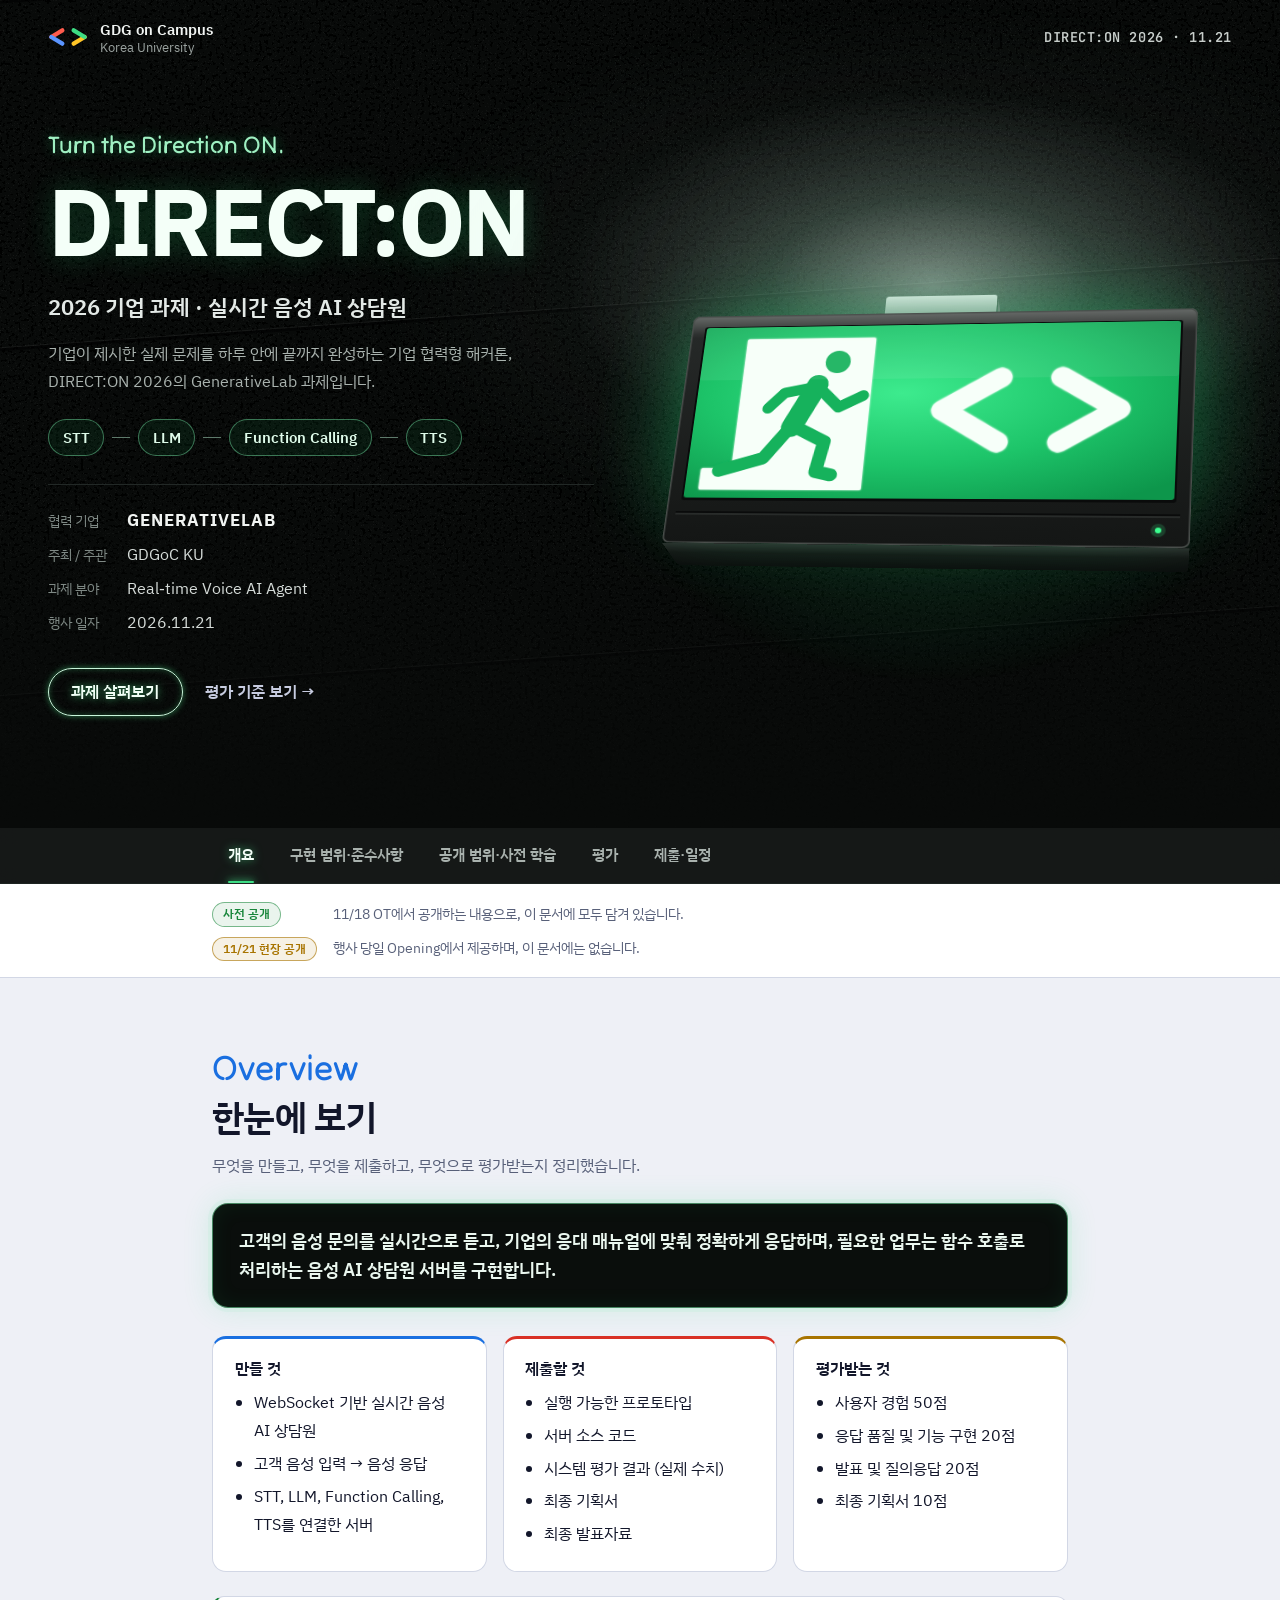
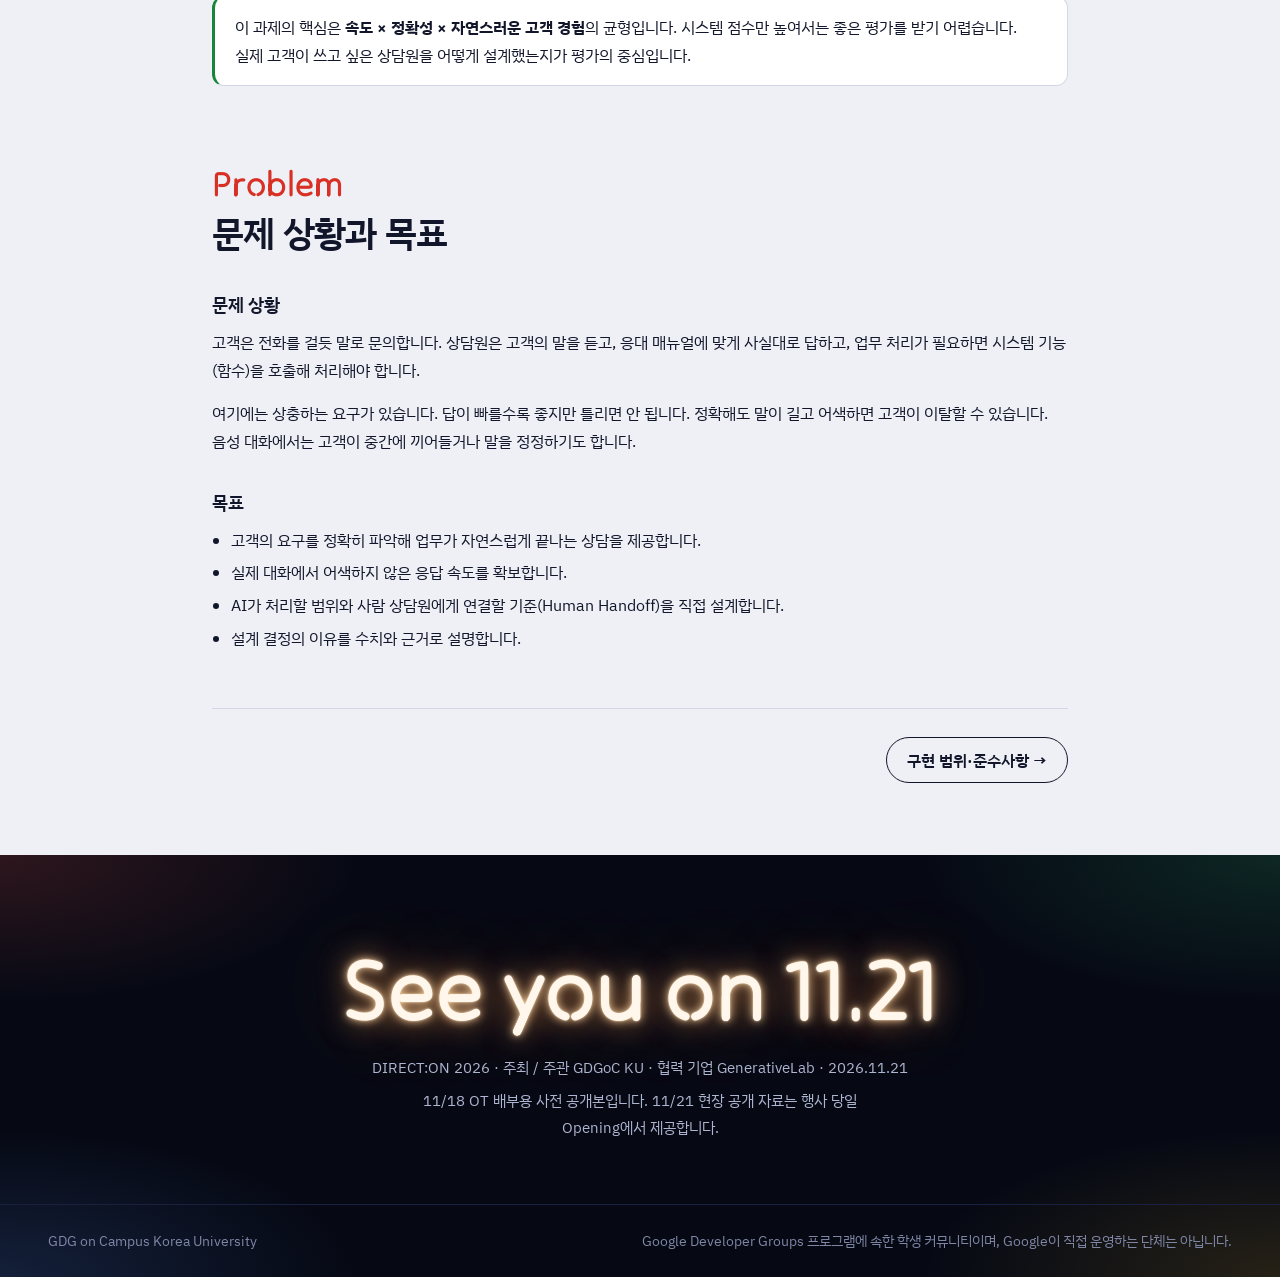
<file: index.html>
<!doctype html>
<html lang="ko">
<head>
<meta charset="utf-8">
<meta name="viewport" content="width=device-width,initial-scale=1,viewport-fit=cover">
<title>DIRECT:ON 2026 기업 과제</title>
<meta name="description" content="DIRECT:ON 2026 기업 과제: 실시간 음성 AI 상담원 (GenerativeLab)">
<meta name="theme-color" content="#080A09">
<link rel="preconnect" href="https://fonts.googleapis.com">
<link rel="preconnect" href="https://fonts.gstatic.com" crossorigin>
<link rel="stylesheet" href="https://fonts.googleapis.com/css2?family=Tilt+Neon&family=IBM+Plex+Sans+KR:wght@400;500;600;700&family=JetBrains+Mono:wght@600&display=swap">
<link rel="stylesheet" href="style.css">
</head>
<body>
<header class="hero full" id="top">
  <div class="ceiling-wrap" aria-hidden="true">
    <svg class="ceiling" preserveAspectRatio="none">
      <defs>
        <filter id="speckle" x="0" y="0" width="100%" height="100%">
          <feTurbulence type="fractalNoise" baseFrequency="0.32" numOctaves="2" seed="11" result="n"/>
          <feColorMatrix in="n" type="matrix" values="0 0 0 0 0  0 0 0 0 0  0 0 0 0 0  -9 0 0 0 4.1"/>
          <feComponentTransfer><feFuncA type="discrete" tableValues="0 0 0 .7 .95"/></feComponentTransfer>
        </filter>
        <filter id="pores" x="0" y="0" width="100%" height="100%">
          <feTurbulence type="fractalNoise" baseFrequency="1.4" numOctaves="1" seed="3" result="n"/>
          <feColorMatrix in="n" type="matrix" values="0 0 0 0 1  0 0 0 0 1  0 0 0 0 1  6 0 0 0 -3.6"/>
        </filter>
      </defs>
    </svg>
  </div>
  <div class="nav">
    <a class="brand" href="index.html">
      <svg viewBox="0 0 120 60" aria-hidden="true" fill="none" stroke-width="13" stroke-linecap="round">
        <path d="M43 10 10 30" stroke="#FF5B4D"/><path d="M10 30 43 50" stroke="#5B95FF"/>
        <path d="M77 50 110 30" stroke="#FFC527"/><path d="M110 30 77 10" stroke="#3DDC84"/>
      </svg>
      <div><b>GDG on Campus</b><span>Korea University</span></div>
    </a>
    <span class="nav-date">DIRECT:ON 2026 · 11.21</span>
  </div>
  <div class="hero-main">
    <div class="copy">
      <p class="tagline">Turn the Direction ON.</p>
      <h1>DIRECT:ON</h1>
      <p class="lede">2026 기업 과제 · 실시간 음성 AI 상담원</p>
      <p class="desc">기업이 제시한 실제 문제를 하루 안에 끝까지 완성하는 기업 협력형 해커톤, DIRECT:ON 2026의 GenerativeLab 과제입니다.</p>
      <ol class="flow" aria-label="구현할 음성 처리 흐름">
        <li><span>STT</span></li><li><span>LLM</span></li><li><span>Function Calling</span></li><li><span>TTS</span></li>
      </ol>
      <dl class="partner">
        <dt>협력 기업</dt><dd class="name">GENERATIVELAB</dd>
        <dt>주최 / 주관</dt><dd>GDGoC KU</dd>
        <dt>과제 분야</dt><dd>Real&#8209;time Voice AI Agent</dd>
        <dt>행사 일자</dt><dd>2026.11.21</dd>
      </dl>
      <div class="actions">
        <a class="btn btn-tube" href="scope.html">과제 살펴보기</a>
        <a class="btn btn-quiet" href="eval.html">평가 기준 보기 →</a>
      </div>
    </div>
    <div class="stage" id="stage">
      <div class="pool" aria-hidden="true"><div class="pool-lit"></div></div>
      <div class="scene-size" id="sceneSize">
        <div class="scene" id="scene">
          <div class="box" id="box">
            <div class="halo-wrap" aria-hidden="true"><div class="halo"></div></div>
            <div class="f-top"></div><div class="f-left"></div>
            <div class="f-bottom"></div><div class="f-right"></div>
            <div class="bracket" aria-hidden="true"><div class="b-top"></div><div class="b-left"></div><div class="b-right"></div><div class="b-front"></div></div>
            <svg class="f-front" viewBox="0 0 520 260" role="img" aria-label="문 밖으로 달려 나가는 사람과 GDG 마크가 그려진 비상구 표지">
              <defs>
                <linearGradient id="housing" x1="0" y1="0" x2="0" y2="1"><stop offset="0" stop-color="#3C413E"/><stop offset=".08" stop-color="#262928"/><stop offset="1" stop-color="#141615"/></linearGradient>
                <radialGradient id="panel" cx="44%" cy="40%" r="75%"><stop offset="0" stop-color="#3DEB8E"/><stop offset=".55" stop-color="#1DC469"/><stop offset="1" stop-color="#0D964B"/></radialGradient>
                <filter id="inkGlow" x="-10%" y="-10%" width="120%" height="120%"><feGaussianBlur stdDeviation="1.2" result="b"/><feMerge><feMergeNode in="b"/><feMergeNode in="SourceGraphic"/></feMerge></filter>
                <linearGradient id="bevel" x1="0" y1="0" x2="0" y2="1"><stop offset="0" stop-color="#fff" stop-opacity=".22"/><stop offset=".1" stop-color="#fff" stop-opacity="0"/></linearGradient>
              </defs>
              <rect x="0" y="0" width="520" height="260" rx="7" fill="url(#housing)"/>
              <rect x="0" y="0" width="520" height="260" rx="7" fill="url(#bevel)"/>
              <rect x=".75" y=".75" width="518.5" height="258.5" rx="6.5" fill="none" stroke="#4A4F4C" stroke-width="1.5"/>
              <line x1="10" y1="226" x2="510" y2="226" stroke="#0A0B0B" stroke-width="2"/>
              <line x1="10" y1="228" x2="510" y2="228" stroke="#3A3F3C" stroke-width="1"/>
              <circle cx="490" cy="242" r="3" fill="#3BFF8F"/><circle cx="490" cy="242" r="7" fill="#3BFF8F" opacity=".18"/>
              <g class="face">
                <rect x="14" y="13" width="492" height="200" rx="3" fill="#0A0B0B"/>
                <rect x="16" y="14" width="488" height="196" rx="3" fill="url(#panel)"/>
                <g filter="url(#inkGlow)">
                  <g transform="translate(64 30) scale(.93) translate(-96 -52)">
                    <path d="M96 52 H238 V234 H62 V212 H96 Z" fill="#F7FFF9" stroke="#F7FFF9" stroke-width="4" stroke-linejoin="round"/>
                    <g fill="none" stroke="#14B25C" stroke-linecap="round" stroke-linejoin="round">
                      <path d="M180 108 L156 160" stroke-width="24"/>
                      <path d="M182 112 L206 136 L232 122" stroke-width="13"/>
                      <path d="M172 112 L144 118 L127 137" stroke-width="13"/>
                      <path d="M160 160 L194 178 L188 214 L205 218" stroke-width="15"/>
                      <path d="M152 164 L128 198 L80 213" stroke-width="15"/>
                    </g>
                    <circle cx="200" cy="80" r="14" fill="#14B25C"/>
                  </g>
                  <g transform="translate(360 112) scale(.95) translate(-396 -144)" fill="none" stroke="#F7FFF9" stroke-width="23" stroke-linecap="round" stroke-linejoin="round">
                    <path d="M364 106 L304 144 L364 182"/><path d="M428 182 L488 144 L428 106"/>
                  </g>
                </g>
                <rect x="16" y="14" width="488" height="62" rx="3" fill="#fff" opacity=".07"/>
              </g>
            </svg>
          </div>
        </div>
      </div>
      <div class="hit" id="hit" aria-hidden="true"></div>
    </div>
  </div>
</header>
<nav class="tabs" aria-label="문서 페이지"><div class="wrap tabs-in"><a href="index.html" aria-current="page">개요</a><a href="scope.html">구현 범위·준수사항</a><a href="open.html">공개 범위·사전 학습</a><a href="eval.html">평가</a><a href="submit.html">제출·일정</a></div></nav>
<div class="legend"><div class="wrap"><dl>
  <dt><span class="tag pre">사전 공개</span></dt><dd>11/18 OT에서 공개하는 내용으로, 이 문서에 모두 담겨 있습니다.</dd>
  <dt><span class="tag live">11/21 현장 공개</span></dt><dd>행사 당일 Opening에서 제공하며, 이 문서에는 없습니다.</dd>
</dl></div></div>
<div class="wrap">
<main>
<section id="overview">
  <p class="kicker" style="--c:var(--blue)" aria-hidden="true">Overview</p>
  <h2>한눈에 보기</h2>
  <p class="lead">무엇을 만들고, 무엇을 제출하고, 무엇으로 평가받는지 정리했습니다.</p>
  <p class="task">고객의 음성 문의를 실시간으로 듣고, 기업의 응대 매뉴얼에 맞춰 정확하게 응답하며, 필요한 업무는 함수 호출로 처리하는 음성 AI 상담원 서버를 구현합니다.</p>
  <div class="cards">
    <div class="card">
      <h3>만들 것</h3>
      <ul>
        <li>WebSocket 기반 실시간 음성 AI 상담원</li>
        <li>고객 음성 입력 → 음성 응답</li>
        <li>STT, LLM, Function Calling, TTS를 연결한 서버</li>
      </ul>
    </div>
    <div class="card">
      <h3>제출할 것</h3>
      <ul>
        <li>실행 가능한 프로토타입</li>
        <li>서버 소스 코드</li>
        <li>시스템 평가 결과 (실제 수치)</li>
        <li>최종 기획서</li>
        <li>최종 발표자료</li>
      </ul>
    </div>
    <div class="card">
      <h3>평가받는 것</h3>
      <ul>
        <li>사용자 경험 50점</li>
        <li>응답 품질 및 기능 구현 20점</li>
        <li>발표 및 질의응답 20점</li>
        <li>최종 기획서 10점</li>
      </ul>
    </div>
  </div>
  <div class="note">
    <p>이 과제의 핵심은 <b>속도 × 정확성 × 자연스러운 고객 경험</b>의 균형입니다. 시스템 점수만 높여서는 좋은 평가를 받기 어렵습니다. 실제 고객이 쓰고 싶은 상담원을 어떻게 설계했는지가 평가의 중심입니다.</p>
  </div>
</section>

<section id="problem">
  <p class="kicker" style="--c:var(--red)" aria-hidden="true">Problem</p>
  <h2>문제 상황과 목표</h2>
  <h3>문제 상황</h3>
  <p>고객은 전화를 걸듯 말로 문의합니다. 상담원은 고객의 말을 듣고, 응대 매뉴얼에 맞게 사실대로 답하고, 업무 처리가 필요하면 시스템 기능(함수)을 호출해 처리해야 합니다.</p>
  <p>여기에는 상충하는 요구가 있습니다. 답이 빠를수록 좋지만 틀리면 안 됩니다. 정확해도 말이 길고 어색하면 고객이 이탈할 수 있습니다. 음성 대화에서는 고객이 중간에 끼어들거나 말을 정정하기도 합니다.</p>
  <h3>목표</h3>
  <ul>
    <li>고객의 요구를 정확히 파악해 업무가 자연스럽게 끝나는 상담을 제공합니다.</li>
    <li>실제 대화에서 어색하지 않은 응답 속도를 확보합니다.</li>
    <li>AI가 처리할 범위와 사람 상담원에게 연결할 기준(Human Handoff)을 직접 설계합니다.</li>
    <li>설계 결정의 이유를 수치와 근거로 설명합니다.</li>
  </ul>
</section>
<nav class="pager" aria-label="이전·다음 페이지"><a class="next" href="scope.html">구현 범위·준수사항 →</a></nav>
</main>
</div>
<footer class="signbox">
  <div class="glow"></div>
  <div class="wrap foot-in">
    <p class="tube-text">See you on 11.21</p>
    <p>DIRECT:ON 2026 · 주최 / 주관 GDGoC KU · 협력 기업 GenerativeLab · 2026.11.21</p>
    <p>11/18 OT 배부용 사전 공개본입니다. 11/21 현장 공개 자료는 행사 당일 Opening에서 제공합니다.</p>
  </div>
  <div class="foot-bar">
    <p>GDG on Campus Korea University</p>
    <p>Google Developer Groups 프로그램에 속한 학생 커뮤니티이며, Google이 직접 운영하는 단체는 아닙니다.</p>
  </div>
</footer>
<script>
(function(){
  var a=document.querySelector('.tabs [aria-current]'),n=document.querySelector('.tabs-in');
  if(a&&n&&n.scrollWidth>n.clientWidth){n.scrollLeft=a.offsetLeft-(n.clientWidth-a.offsetWidth)/2;}
  var NS='http://www.w3.org/2000/svg',svg=document.querySelector('.ceiling');
  function el(t,at,p){var e=document.createElementNS(NS,t);for(var k in at)e.setAttribute(k,at[k]);p.appendChild(e);return e;}
  var layer=svg?el('g',{},svg):null;
  function draw(){if(!svg)return;var w=svg.clientWidth,h=svg.clientHeight;svg.setAttribute('viewBox','0 0 '+w+' '+h);layer.textContent='';
    el('rect',{width:w,height:h,filter:'url(#pores)',opacity:.05},layer);
    el('rect',{width:w,height:h,filter:'url(#speckle)',fill:'#000'},layer);
    var tile=Math.max(260,Math.min(w,Math.max(h,520))*0.42),tilt=0.07;
    for(var y=-tile;y<h+tile*2;y+=tile){var y1=y-w*tilt;
      el('line',{x1:0,y1:y+2,x2:w,y2:y1+2,stroke:'#000','stroke-width':3,opacity:.55},layer);
      el('line',{x1:0,y1:y,x2:w,y2:y1,stroke:'#fff','stroke-width':1,opacity:.06},layer);}}
  var stage=document.getElementById('stage'),size=document.getElementById('sceneSize'),scene=document.getElementById('scene');
  function fit(){if(!stage)return;var s=Math.min(1,(stage.clientWidth-8)/600);scene.style.setProperty('--s',s);size.style.width=600*s+'px';size.style.height=380*s+'px';}
  draw();fit();var t;addEventListener('resize',function(){clearTimeout(t);t=setTimeout(function(){draw();fit();},120);});
  if(!stage)return;
  var hit=document.getElementById('hit'),box=document.getElementById('box'),hero=document.querySelector('.hero');
  hit.addEventListener('pointerenter',function(){stage.classList.add('is-hot');});
  hit.addEventListener('pointerleave',function(){stage.classList.remove('is-hot');});
  hit.addEventListener('pointerdown',function(){stage.classList.toggle('is-hot');});
  if(matchMedia('(prefers-reduced-motion: reduce)').matches)return;
  var tx=0,ty=0,cx=0,cy=0,raf=0;
  function tick(){cx+=(tx-cx)*0.08;cy+=(ty-cy)*0.08;box.style.setProperty('--tx',cx.toFixed(2)+'deg');box.style.setProperty('--ty',cy.toFixed(2)+'deg');
    raf=Math.abs(tx-cx)+Math.abs(ty-cy)>0.02?requestAnimationFrame(tick):0;}
  hero.addEventListener('pointermove',function(e){var r=stage.getBoundingClientRect();
    var nx=Math.max(-1,Math.min(1,(e.clientX-(r.left+r.width/2))/(r.width/2))),ny=Math.max(-1,Math.min(1,(e.clientY-(r.top+r.height/2))/(r.height/2)));
    ty=nx*7;tx=-ny*5;if(!raf)raf=requestAnimationFrame(tick);});
  hero.addEventListener('pointerleave',function(){tx=0;ty=0;if(!raf)raf=requestAnimationFrame(tick);});
})();
</script>
</body>
</html>
</file>
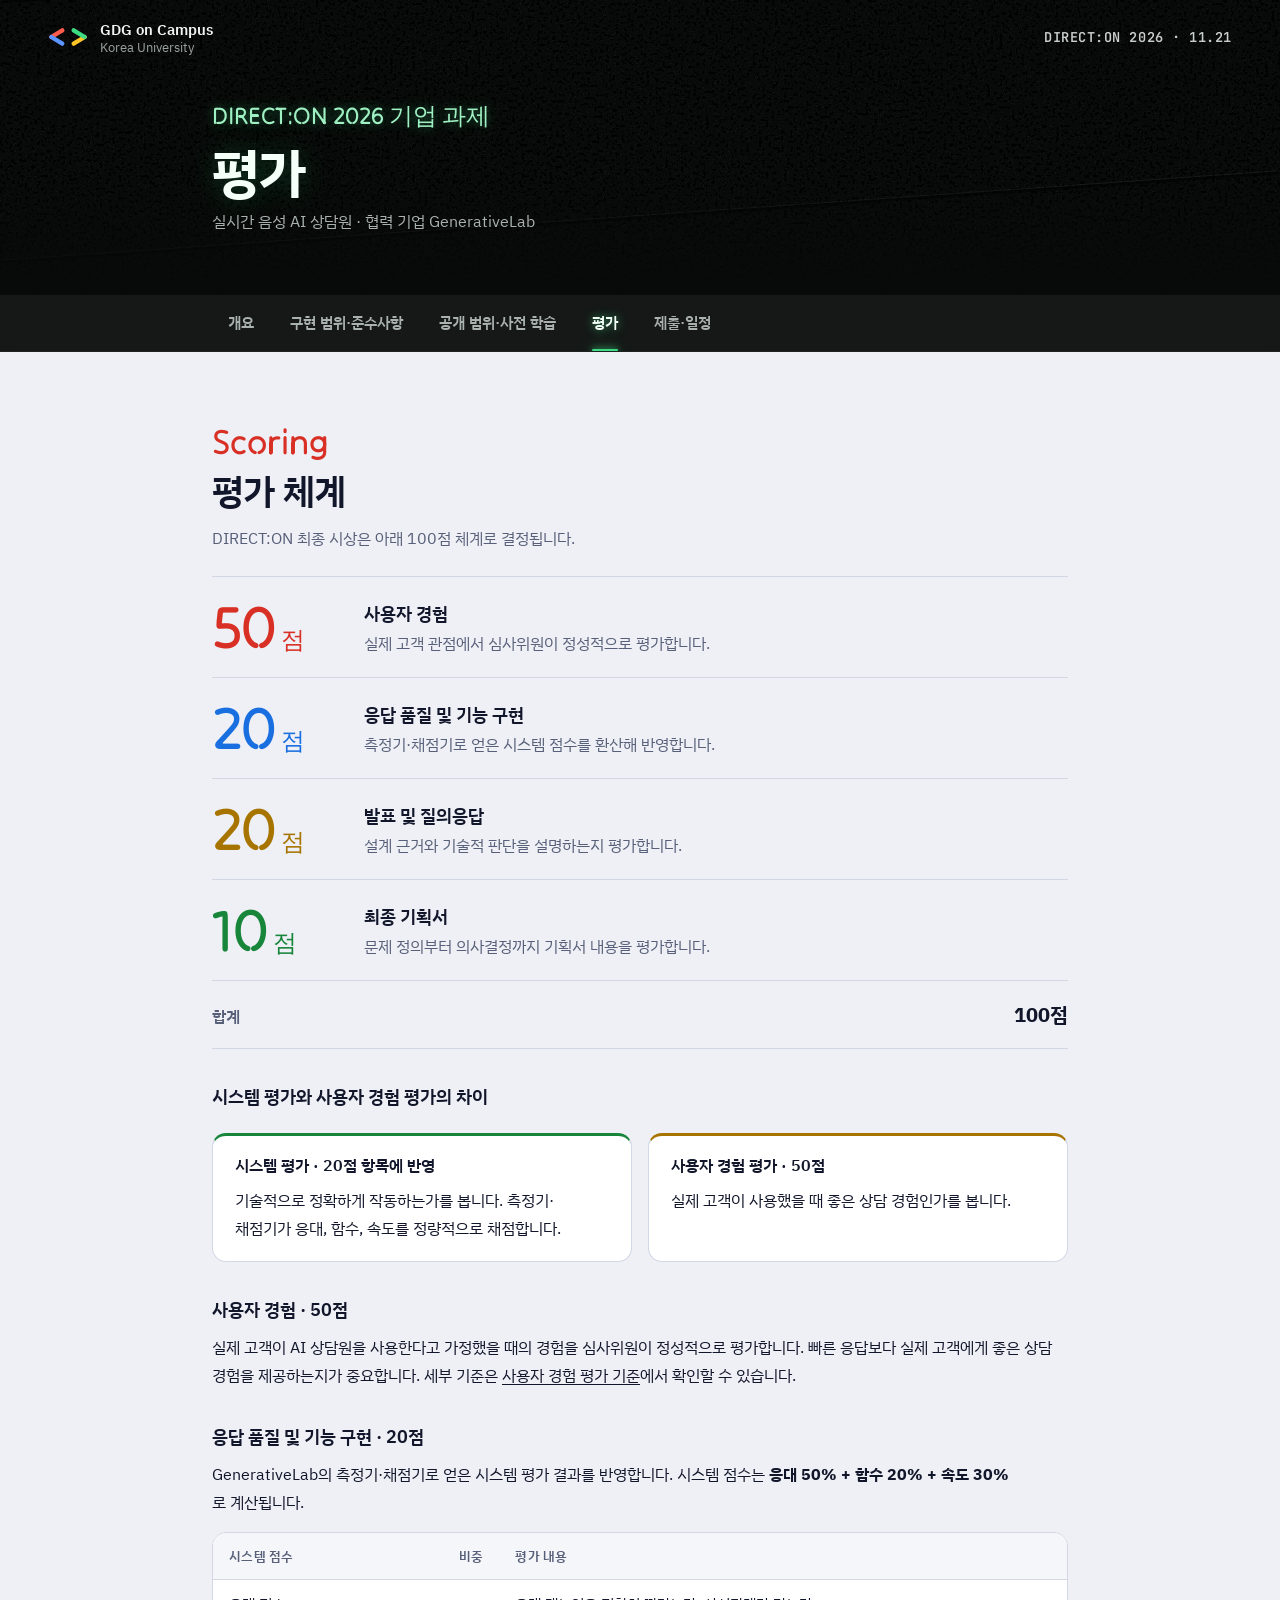
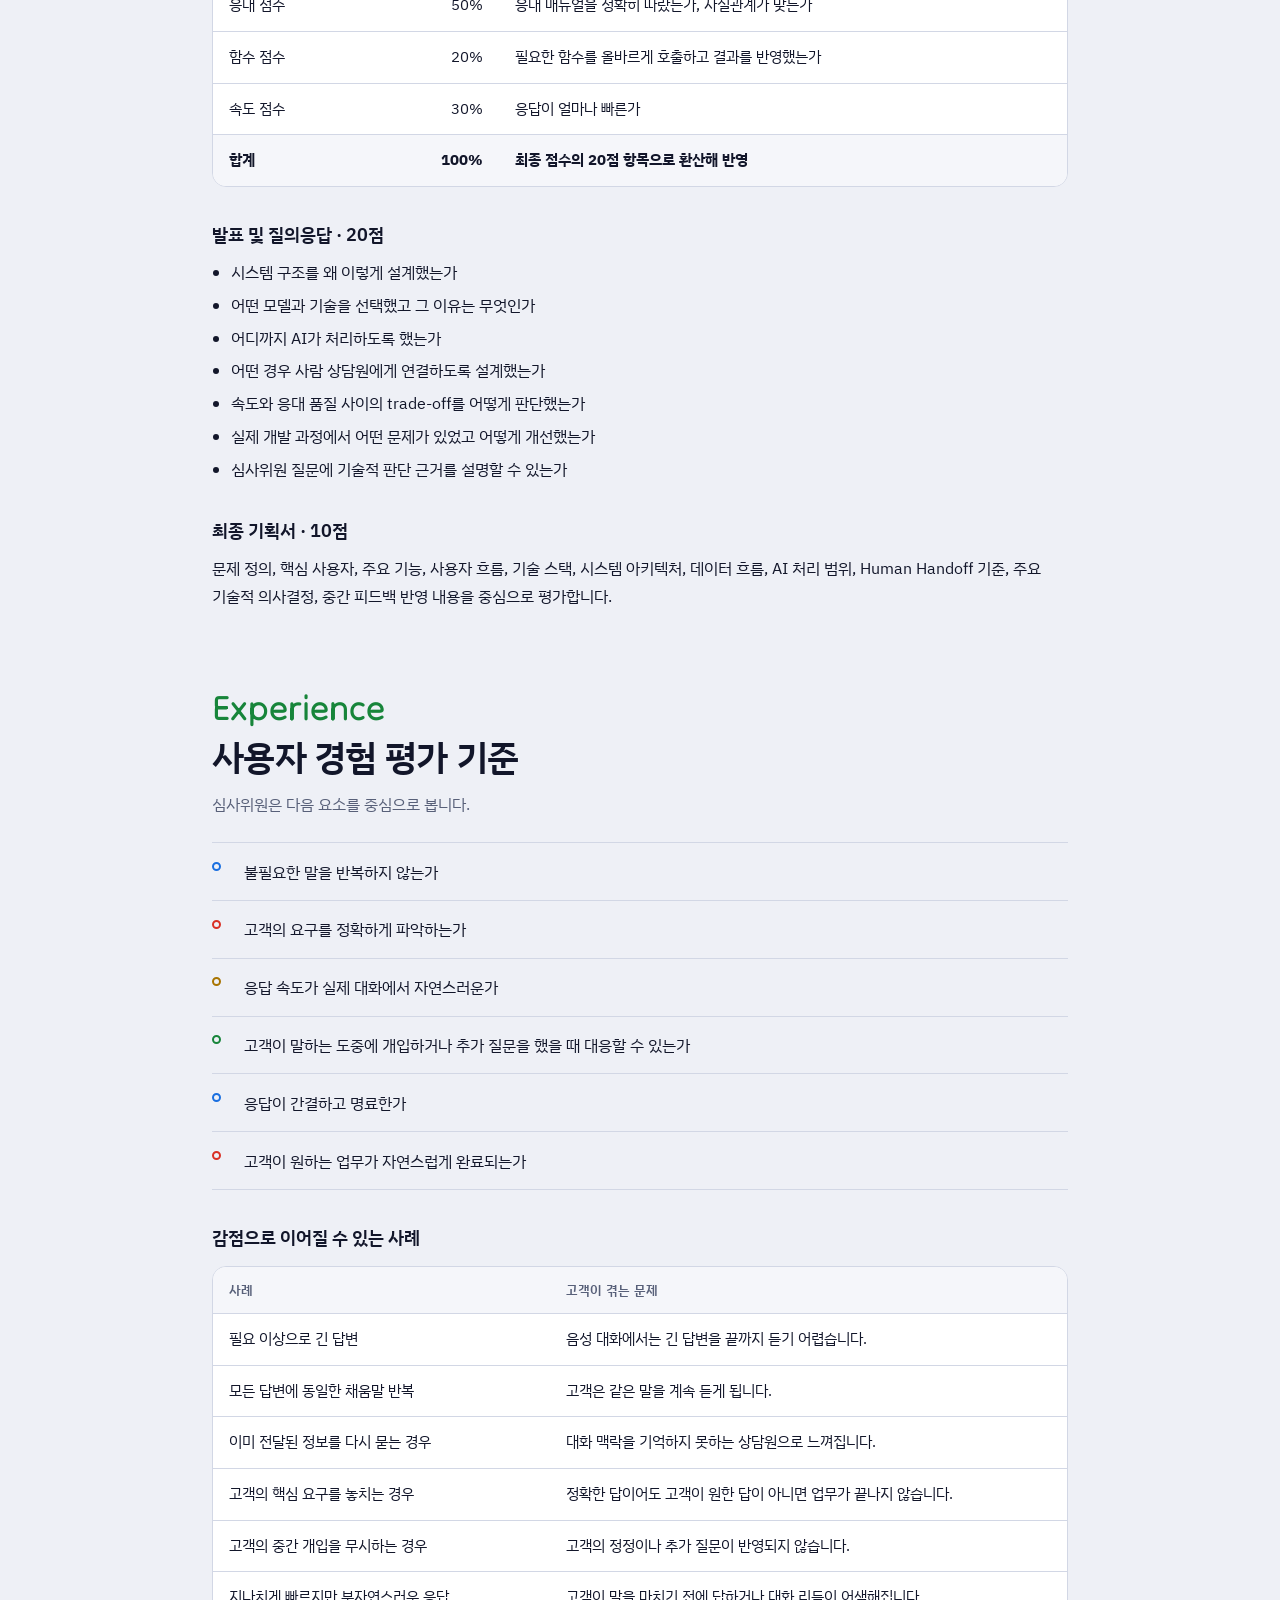
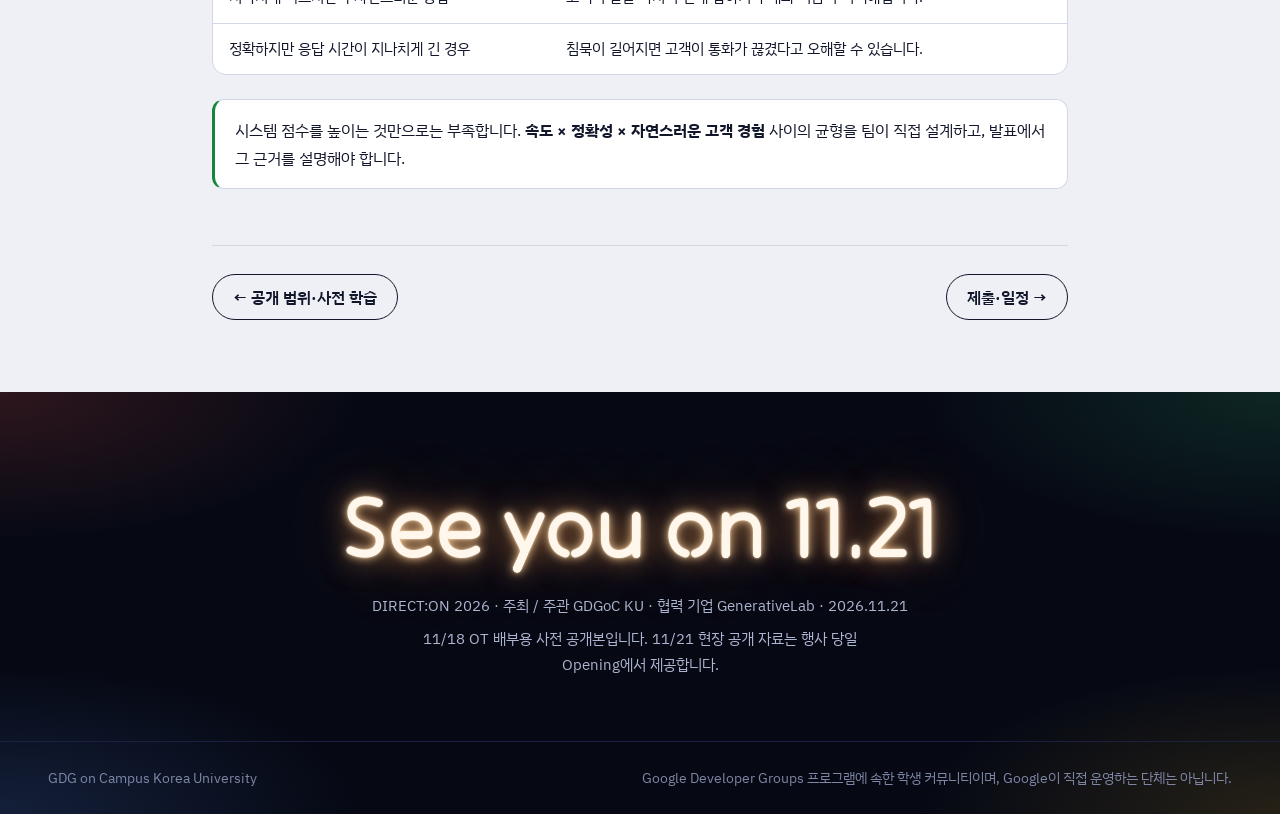
<file: eval.html>
<!doctype html>
<html lang="ko">
<head>
<meta charset="utf-8">
<meta name="viewport" content="width=device-width,initial-scale=1,viewport-fit=cover">
<title>평가 · DIRECT:ON 2026 기업 과제</title>
<meta name="description" content="DIRECT:ON 2026 기업 과제: 실시간 음성 AI 상담원 (GenerativeLab)">
<meta name="theme-color" content="#080A09">
<link rel="preconnect" href="https://fonts.googleapis.com">
<link rel="preconnect" href="https://fonts.gstatic.com" crossorigin>
<link rel="stylesheet" href="https://fonts.googleapis.com/css2?family=Tilt+Neon&family=IBM+Plex+Sans+KR:wght@400;500;600;700&family=JetBrains+Mono:wght@600&display=swap">
<link rel="stylesheet" href="style.css">
</head>
<body>
<header class="hero">
  <div class="ceiling-wrap" aria-hidden="true">
    <svg class="ceiling" preserveAspectRatio="none">
      <defs>
        <filter id="speckle" x="0" y="0" width="100%" height="100%">
          <feTurbulence type="fractalNoise" baseFrequency="0.32" numOctaves="2" seed="11" result="n"/>
          <feColorMatrix in="n" type="matrix" values="0 0 0 0 0  0 0 0 0 0  0 0 0 0 0  -9 0 0 0 4.1"/>
          <feComponentTransfer><feFuncA type="discrete" tableValues="0 0 0 .7 .95"/></feComponentTransfer>
        </filter>
        <filter id="pores" x="0" y="0" width="100%" height="100%">
          <feTurbulence type="fractalNoise" baseFrequency="1.4" numOctaves="1" seed="3" result="n"/>
          <feColorMatrix in="n" type="matrix" values="0 0 0 0 1  0 0 0 0 1  0 0 0 0 1  6 0 0 0 -3.6"/>
        </filter>
      </defs>
    </svg>
  </div>
  <div class="nav">
    <a class="brand" href="index.html">
      <svg viewBox="0 0 120 60" aria-hidden="true" fill="none" stroke-width="13" stroke-linecap="round">
        <path d="M43 10 10 30" stroke="#FF5B4D"/><path d="M10 30 43 50" stroke="#5B95FF"/>
        <path d="M77 50 110 30" stroke="#FFC527"/><path d="M110 30 77 10" stroke="#3DDC84"/>
      </svg>
      <div><b>GDG on Campus</b><span>Korea University</span></div>
    </a>
    <span class="nav-date">DIRECT:ON 2026 · 11.21</span>
  </div>
  <div class="wrap sub-main">
    <p class="tagline">DIRECT:ON 2026 기업 과제</p>
    <h1>평가</h1>
    <p class="sub-desc">실시간 음성 AI 상담원 · 협력 기업 GenerativeLab</p>
  </div>
</header>
<nav class="tabs" aria-label="문서 페이지"><div class="wrap tabs-in"><a href="index.html">개요</a><a href="scope.html">구현 범위·준수사항</a><a href="open.html">공개 범위·사전 학습</a><a href="eval.html" aria-current="page">평가</a><a href="submit.html">제출·일정</a></div></nav>

<div class="wrap">
<main>
<section id="evaluation">
  <p class="kicker" style="--c:var(--red)" aria-hidden="true">Scoring</p>
  <h2>평가 체계</h2>
  <p class="lead">DIRECT:ON 최종 시상은 아래 100점 체계로 결정됩니다.</p>
  <ul class="scores">
    <li style="--c:var(--red)"><span class="neon">50<small>점</small></span><div><b>사용자 경험</b><p>실제 고객 관점에서 심사위원이 정성적으로 평가합니다.</p></div></li>
    <li style="--c:var(--blue)"><span class="neon">20<small>점</small></span><div><b>응답 품질 및 기능 구현</b><p>측정기·채점기로 얻은 시스템 점수를 환산해 반영합니다.</p></div></li>
    <li style="--c:var(--yellow)"><span class="neon">20<small>점</small></span><div><b>발표 및 질의응답</b><p>설계 근거와 기술적 판단을 설명하는지 평가합니다.</p></div></li>
    <li style="--c:var(--green)"><span class="neon">10<small>점</small></span><div><b>최종 기획서</b><p>문제 정의부터 의사결정까지 기획서 내용을 평가합니다.</p></div></li>
    <li class="sum"><span>합계</span><strong>100점</strong></li>
  </ul>

  <h3>시스템 평가와 사용자 경험 평가의 차이</h3>
  <div class="cards two">
    <div class="card">
      <h4>시스템 평가 · 20점 항목에 반영</h4>
      <p>기술적으로 정확하게 작동하는가를 봅니다. 측정기·채점기가 응대, 함수, 속도를 정량적으로 채점합니다.</p>
    </div>
    <div class="card">
      <h4>사용자 경험 평가 · 50점</h4>
      <p>실제 고객이 사용했을 때 좋은 상담 경험인가를 봅니다.</p>
    </div>
  </div>

  <h3>사용자 경험 · 50점</h3>
  <p>실제 고객이 AI 상담원을 사용한다고 가정했을 때의 경험을 심사위원이 정성적으로 평가합니다. 빠른 응답보다 실제 고객에게 좋은 상담 경험을 제공하는지가 중요합니다. 세부 기준은 <a href="#ux">사용자 경험 평가 기준</a>에서 확인할 수 있습니다.</p>

  <h3>응답 품질 및 기능 구현 · 20점</h3>
  <p>GenerativeLab의 측정기·채점기로 얻은 시스템 평가 결과를 반영합니다. 시스템 점수는 <b>응대 50% + 함수 20% + 속도 30%</b>로 계산됩니다.</p>
  <div class="tablebox">
    <table>
      <thead><tr><th>시스템 점수</th><th class="num">비중</th><th>평가 내용</th></tr></thead>
      <tbody>
        <tr><td>응대 점수</td><td class="num">50%</td><td>응대 매뉴얼을 정확히 따랐는가, 사실관계가 맞는가</td></tr>
        <tr><td>함수 점수</td><td class="num">20%</td><td>필요한 함수를 올바르게 호출하고 결과를 반영했는가</td></tr>
        <tr><td>속도 점수</td><td class="num">30%</td><td>응답이 얼마나 빠른가</td></tr>
      </tbody>
      <tfoot><tr><td>합계</td><td class="num">100%</td><td>최종 점수의 20점 항목으로 환산해 반영</td></tr></tfoot>
    </table>
  </div>

  <h3>발표 및 질의응답 · 20점</h3>
  <ul>
    <li>시스템 구조를 왜 이렇게 설계했는가</li>
    <li>어떤 모델과 기술을 선택했고 그 이유는 무엇인가</li>
    <li>어디까지 AI가 처리하도록 했는가</li>
    <li>어떤 경우 사람 상담원에게 연결하도록 설계했는가</li>
    <li>속도와 응대 품질 사이의 trade-off를 어떻게 판단했는가</li>
    <li>실제 개발 과정에서 어떤 문제가 있었고 어떻게 개선했는가</li>
    <li>심사위원 질문에 기술적 판단 근거를 설명할 수 있는가</li>
  </ul>

  <h3>최종 기획서 · 10점</h3>
  <p>문제 정의, 핵심 사용자, 주요 기능, 사용자 흐름, 기술 스택, 시스템 아키텍처, 데이터 흐름, AI 처리 범위, Human Handoff 기준, 주요 기술적 의사결정, 중간 피드백 반영 내용을 중심으로 평가합니다.</p>
</section>

<section id="ux">
  <p class="kicker" style="--c:var(--green)" aria-hidden="true">Experience</p>
  <h2>사용자 경험 평가 기준</h2>
  <p class="lead">심사위원은 다음 요소를 중심으로 봅니다.</p>
  <ul class="dots">
    <li>불필요한 말을 반복하지 않는가</li>
    <li>고객의 요구를 정확하게 파악하는가</li>
    <li>응답 속도가 실제 대화에서 자연스러운가</li>
    <li>고객이 말하는 도중에 개입하거나 추가 질문을 했을 때 대응할 수 있는가</li>
    <li>응답이 간결하고 명료한가</li>
    <li>고객이 원하는 업무가 자연스럽게 완료되는가</li>
  </ul>
  <h3>감점으로 이어질 수 있는 사례</h3>
  <div class="tablebox">
    <table>
      <thead><tr><th>사례</th><th>고객이 겪는 문제</th></tr></thead>
      <tbody>
        <tr><td>필요 이상으로 긴 답변</td><td>음성 대화에서는 긴 답변을 끝까지 듣기 어렵습니다.</td></tr>
        <tr><td>모든 답변에 동일한 채움말 반복</td><td>고객은 같은 말을 계속 듣게 됩니다.</td></tr>
        <tr><td>이미 전달된 정보를 다시 묻는 경우</td><td>대화 맥락을 기억하지 못하는 상담원으로 느껴집니다.</td></tr>
        <tr><td>고객의 핵심 요구를 놓치는 경우</td><td>정확한 답이어도 고객이 원한 답이 아니면 업무가 끝나지 않습니다.</td></tr>
        <tr><td>고객의 중간 개입을 무시하는 경우</td><td>고객의 정정이나 추가 질문이 반영되지 않습니다.</td></tr>
        <tr><td>지나치게 빠르지만 부자연스러운 응답</td><td>고객이 말을 마치기 전에 답하거나 대화 리듬이 어색해집니다.</td></tr>
        <tr><td>정확하지만 응답 시간이 지나치게 긴 경우</td><td>침묵이 길어지면 고객이 통화가 끊겼다고 오해할 수 있습니다.</td></tr>
      </tbody>
    </table>
  </div>
  <div class="note">
    <p>시스템 점수를 높이는 것만으로는 부족합니다. <b>속도 × 정확성 × 자연스러운 고객 경험</b> 사이의 균형을 팀이 직접 설계하고, 발표에서 그 근거를 설명해야 합니다.</p>
  </div>
</section>
<nav class="pager" aria-label="이전·다음 페이지"><a class="prev" href="open.html">← 공개 범위·사전 학습</a><a class="next" href="submit.html">제출·일정 →</a></nav>
</main>
</div>
<footer class="signbox">
  <div class="glow"></div>
  <div class="wrap foot-in">
    <p class="tube-text">See you on 11.21</p>
    <p>DIRECT:ON 2026 · 주최 / 주관 GDGoC KU · 협력 기업 GenerativeLab · 2026.11.21</p>
    <p>11/18 OT 배부용 사전 공개본입니다. 11/21 현장 공개 자료는 행사 당일 Opening에서 제공합니다.</p>
  </div>
  <div class="foot-bar">
    <p>GDG on Campus Korea University</p>
    <p>Google Developer Groups 프로그램에 속한 학생 커뮤니티이며, Google이 직접 운영하는 단체는 아닙니다.</p>
  </div>
</footer>
<script>
(function(){
  var a=document.querySelector('.tabs [aria-current]'),n=document.querySelector('.tabs-in');
  if(a&&n&&n.scrollWidth>n.clientWidth){n.scrollLeft=a.offsetLeft-(n.clientWidth-a.offsetWidth)/2;}
  var NS='http://www.w3.org/2000/svg',svg=document.querySelector('.ceiling');
  function el(t,at,p){var e=document.createElementNS(NS,t);for(var k in at)e.setAttribute(k,at[k]);p.appendChild(e);return e;}
  var layer=svg?el('g',{},svg):null;
  function draw(){if(!svg)return;var w=svg.clientWidth,h=svg.clientHeight;svg.setAttribute('viewBox','0 0 '+w+' '+h);layer.textContent='';
    el('rect',{width:w,height:h,filter:'url(#pores)',opacity:.05},layer);
    el('rect',{width:w,height:h,filter:'url(#speckle)',fill:'#000'},layer);
    var tile=Math.max(260,Math.min(w,Math.max(h,520))*0.42),tilt=0.07;
    for(var y=-tile;y<h+tile*2;y+=tile){var y1=y-w*tilt;
      el('line',{x1:0,y1:y+2,x2:w,y2:y1+2,stroke:'#000','stroke-width':3,opacity:.55},layer);
      el('line',{x1:0,y1:y,x2:w,y2:y1,stroke:'#fff','stroke-width':1,opacity:.06},layer);}}
  var stage=document.getElementById('stage'),size=document.getElementById('sceneSize'),scene=document.getElementById('scene');
  function fit(){if(!stage)return;var s=Math.min(1,(stage.clientWidth-8)/600);scene.style.setProperty('--s',s);size.style.width=600*s+'px';size.style.height=380*s+'px';}
  draw();fit();var t;addEventListener('resize',function(){clearTimeout(t);t=setTimeout(function(){draw();fit();},120);});
  if(!stage)return;
  var hit=document.getElementById('hit'),box=document.getElementById('box'),hero=document.querySelector('.hero');
  hit.addEventListener('pointerenter',function(){stage.classList.add('is-hot');});
  hit.addEventListener('pointerleave',function(){stage.classList.remove('is-hot');});
  hit.addEventListener('pointerdown',function(){stage.classList.toggle('is-hot');});
  if(matchMedia('(prefers-reduced-motion: reduce)').matches)return;
  var tx=0,ty=0,cx=0,cy=0,raf=0;
  function tick(){cx+=(tx-cx)*0.08;cy+=(ty-cy)*0.08;box.style.setProperty('--tx',cx.toFixed(2)+'deg');box.style.setProperty('--ty',cy.toFixed(2)+'deg');
    raf=Math.abs(tx-cx)+Math.abs(ty-cy)>0.02?requestAnimationFrame(tick):0;}
  hero.addEventListener('pointermove',function(e){var r=stage.getBoundingClientRect();
    var nx=Math.max(-1,Math.min(1,(e.clientX-(r.left+r.width/2))/(r.width/2))),ny=Math.max(-1,Math.min(1,(e.clientY-(r.top+r.height/2))/(r.height/2)));
    ty=nx*7;tx=-ny*5;if(!raf)raf=requestAnimationFrame(tick);});
  hero.addEventListener('pointerleave',function(){tx=0;ty=0;if(!raf)raf=requestAnimationFrame(tick);});
})();
</script>
</body>
</html>
</file>
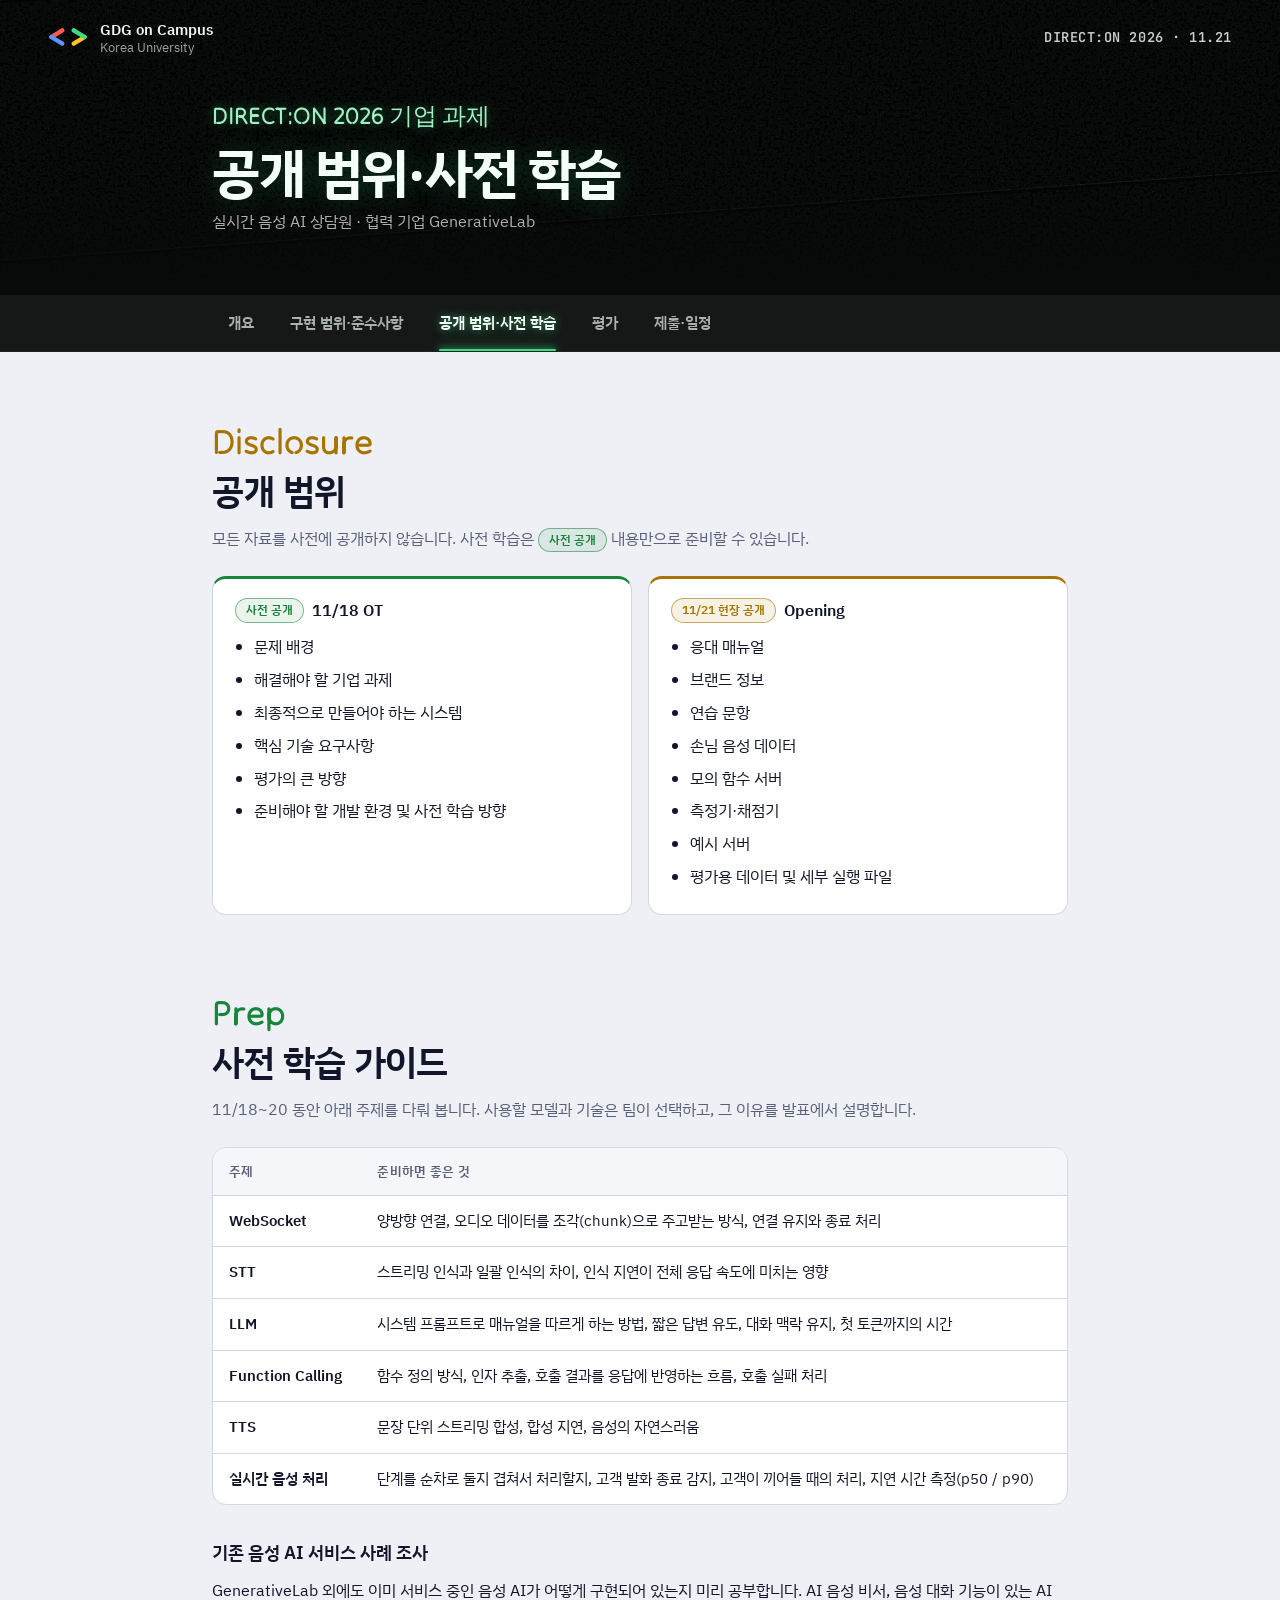
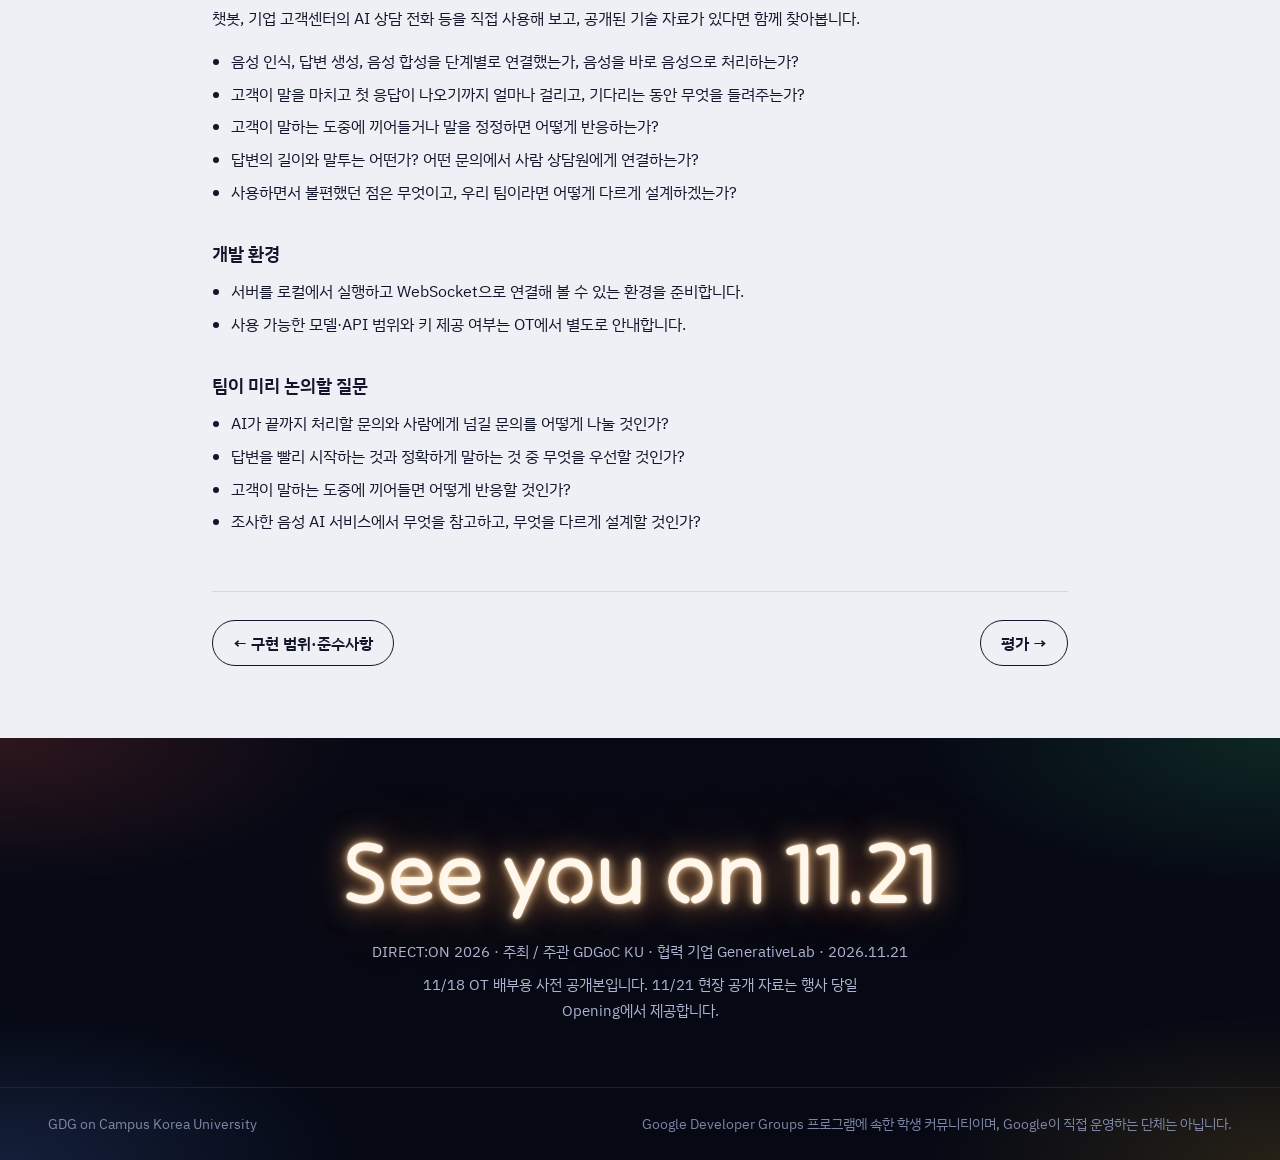
<file: open.html>
<!doctype html>
<html lang="ko">
<head>
<meta charset="utf-8">
<meta name="viewport" content="width=device-width,initial-scale=1,viewport-fit=cover">
<title>공개 범위·사전 학습 · DIRECT:ON 2026 기업 과제</title>
<meta name="description" content="DIRECT:ON 2026 기업 과제: 실시간 음성 AI 상담원 (GenerativeLab)">
<meta name="theme-color" content="#080A09">
<link rel="preconnect" href="https://fonts.googleapis.com">
<link rel="preconnect" href="https://fonts.gstatic.com" crossorigin>
<link rel="stylesheet" href="https://fonts.googleapis.com/css2?family=Tilt+Neon&family=IBM+Plex+Sans+KR:wght@400;500;600;700&family=JetBrains+Mono:wght@600&display=swap">
<link rel="stylesheet" href="style.css">
</head>
<body>
<header class="hero">
  <div class="ceiling-wrap" aria-hidden="true">
    <svg class="ceiling" preserveAspectRatio="none">
      <defs>
        <filter id="speckle" x="0" y="0" width="100%" height="100%">
          <feTurbulence type="fractalNoise" baseFrequency="0.32" numOctaves="2" seed="11" result="n"/>
          <feColorMatrix in="n" type="matrix" values="0 0 0 0 0  0 0 0 0 0  0 0 0 0 0  -9 0 0 0 4.1"/>
          <feComponentTransfer><feFuncA type="discrete" tableValues="0 0 0 .7 .95"/></feComponentTransfer>
        </filter>
        <filter id="pores" x="0" y="0" width="100%" height="100%">
          <feTurbulence type="fractalNoise" baseFrequency="1.4" numOctaves="1" seed="3" result="n"/>
          <feColorMatrix in="n" type="matrix" values="0 0 0 0 1  0 0 0 0 1  0 0 0 0 1  6 0 0 0 -3.6"/>
        </filter>
      </defs>
    </svg>
  </div>
  <div class="nav">
    <a class="brand" href="index.html">
      <svg viewBox="0 0 120 60" aria-hidden="true" fill="none" stroke-width="13" stroke-linecap="round">
        <path d="M43 10 10 30" stroke="#FF5B4D"/><path d="M10 30 43 50" stroke="#5B95FF"/>
        <path d="M77 50 110 30" stroke="#FFC527"/><path d="M110 30 77 10" stroke="#3DDC84"/>
      </svg>
      <div><b>GDG on Campus</b><span>Korea University</span></div>
    </a>
    <span class="nav-date">DIRECT:ON 2026 · 11.21</span>
  </div>
  <div class="wrap sub-main">
    <p class="tagline">DIRECT:ON 2026 기업 과제</p>
    <h1>공개 범위·사전 학습</h1>
    <p class="sub-desc">실시간 음성 AI 상담원 · 협력 기업 GenerativeLab</p>
  </div>
</header>
<nav class="tabs" aria-label="문서 페이지"><div class="wrap tabs-in"><a href="index.html">개요</a><a href="scope.html">구현 범위·준수사항</a><a href="open.html" aria-current="page">공개 범위·사전 학습</a><a href="eval.html">평가</a><a href="submit.html">제출·일정</a></div></nav>

<div class="wrap">
<main>
<section id="disclosure">
  <p class="kicker" style="--c:var(--yellow)" aria-hidden="true">Disclosure</p>
  <h2>공개 범위</h2>
  <p class="lead">모든 자료를 사전에 공개하지 않습니다. 사전 학습은 <span class="tag pre">사전 공개</span> 내용만으로 준비할 수 있습니다.</p>
  <div class="cards two">
    <div class="card">
      <h3><span class="tag pre">사전 공개</span> 11/18 OT</h3>
      <ul>
        <li>문제 배경</li>
        <li>해결해야 할 기업 과제</li>
        <li>최종적으로 만들어야 하는 시스템</li>
        <li>핵심 기술 요구사항</li>
        <li>평가의 큰 방향</li>
        <li>준비해야 할 개발 환경 및 사전 학습 방향</li>
      </ul>
    </div>
    <div class="card live">
      <h3><span class="tag live">11/21 현장 공개</span> Opening</h3>
      <ul>
        <li>응대 매뉴얼</li>
        <li>브랜드 정보</li>
        <li>연습 문항</li>
        <li>손님 음성 데이터</li>
        <li>모의 함수 서버</li>
        <li>측정기·채점기</li>
        <li>예시 서버</li>
        <li>평가용 데이터 및 세부 실행 파일</li>
      </ul>
    </div>
  </div>
</section>

<section id="prep">
  <p class="kicker" style="--c:var(--green)" aria-hidden="true">Prep</p>
  <h2>사전 학습 가이드</h2>
  <p class="lead">11/18~20 동안 아래 주제를 다뤄 봅니다. 사용할 모델과 기술은 팀이 선택하고, 그 이유를 발표에서 설명합니다.</p>
  <div class="tablebox">
    <table>
      <thead><tr><th>주제</th><th>준비하면 좋은 것</th></tr></thead>
      <tbody>
        <tr><td class="key">WebSocket</td><td>양방향 연결, 오디오 데이터를 조각(chunk)으로 주고받는 방식, 연결 유지와 종료 처리</td></tr>
        <tr><td class="key">STT</td><td>스트리밍 인식과 일괄 인식의 차이, 인식 지연이 전체 응답 속도에 미치는 영향</td></tr>
        <tr><td class="key">LLM</td><td>시스템 프롬프트로 매뉴얼을 따르게 하는 방법, 짧은 답변 유도, 대화 맥락 유지, 첫 토큰까지의 시간</td></tr>
        <tr><td class="key">Function Calling</td><td>함수 정의 방식, 인자 추출, 호출 결과를 응답에 반영하는 흐름, 호출 실패 처리</td></tr>
        <tr><td class="key">TTS</td><td>문장 단위 스트리밍 합성, 합성 지연, 음성의 자연스러움</td></tr>
        <tr><td class="key">실시간 음성 처리</td><td>단계를 순차로 둘지 겹쳐서 처리할지, 고객 발화 종료 감지, 고객이 끼어들 때의 처리, 지연 시간 측정(p50 / p90)</td></tr>
      </tbody>
    </table>
  </div>
  <h3>기존 음성 AI 서비스 사례 조사</h3>
  <p>GenerativeLab 외에도 이미 서비스 중인 음성 AI가 어떻게 구현되어 있는지 미리 공부합니다. AI 음성 비서, 음성 대화 기능이 있는 AI 챗봇, 기업 고객센터의 AI 상담 전화 등을 직접 사용해 보고, 공개된 기술 자료가 있다면 함께 찾아봅니다.</p>
  <ul>
    <li>음성 인식, 답변 생성, 음성 합성을 단계별로 연결했는가, 음성을 바로 음성으로 처리하는가?</li>
    <li>고객이 말을 마치고 첫 응답이 나오기까지 얼마나 걸리고, 기다리는 동안 무엇을 들려주는가?</li>
    <li>고객이 말하는 도중에 끼어들거나 말을 정정하면 어떻게 반응하는가?</li>
    <li>답변의 길이와 말투는 어떤가? 어떤 문의에서 사람 상담원에게 연결하는가?</li>
    <li>사용하면서 불편했던 점은 무엇이고, 우리 팀이라면 어떻게 다르게 설계하겠는가?</li>
  </ul>
  <h3>개발 환경</h3>
  <ul>
    <li>서버를 로컬에서 실행하고 WebSocket으로 연결해 볼 수 있는 환경을 준비합니다.</li>
    <li>사용 가능한 모델·API 범위와 키 제공 여부는 OT에서 별도로 안내합니다.</li>
  </ul>
  <h3>팀이 미리 논의할 질문</h3>
  <ul>
    <li>AI가 끝까지 처리할 문의와 사람에게 넘길 문의를 어떻게 나눌 것인가?</li>
    <li>답변을 빨리 시작하는 것과 정확하게 말하는 것 중 무엇을 우선할 것인가?</li>
    <li>고객이 말하는 도중에 끼어들면 어떻게 반응할 것인가?</li>
    <li>조사한 음성 AI 서비스에서 무엇을 참고하고, 무엇을 다르게 설계할 것인가?</li>
  </ul>
</section>
<nav class="pager" aria-label="이전·다음 페이지"><a class="prev" href="scope.html">← 구현 범위·준수사항</a><a class="next" href="eval.html">평가 →</a></nav>
</main>
</div>
<footer class="signbox">
  <div class="glow"></div>
  <div class="wrap foot-in">
    <p class="tube-text">See you on 11.21</p>
    <p>DIRECT:ON 2026 · 주최 / 주관 GDGoC KU · 협력 기업 GenerativeLab · 2026.11.21</p>
    <p>11/18 OT 배부용 사전 공개본입니다. 11/21 현장 공개 자료는 행사 당일 Opening에서 제공합니다.</p>
  </div>
  <div class="foot-bar">
    <p>GDG on Campus Korea University</p>
    <p>Google Developer Groups 프로그램에 속한 학생 커뮤니티이며, Google이 직접 운영하는 단체는 아닙니다.</p>
  </div>
</footer>
<script>
(function(){
  var a=document.querySelector('.tabs [aria-current]'),n=document.querySelector('.tabs-in');
  if(a&&n&&n.scrollWidth>n.clientWidth){n.scrollLeft=a.offsetLeft-(n.clientWidth-a.offsetWidth)/2;}
  var NS='http://www.w3.org/2000/svg',svg=document.querySelector('.ceiling');
  function el(t,at,p){var e=document.createElementNS(NS,t);for(var k in at)e.setAttribute(k,at[k]);p.appendChild(e);return e;}
  var layer=svg?el('g',{},svg):null;
  function draw(){if(!svg)return;var w=svg.clientWidth,h=svg.clientHeight;svg.setAttribute('viewBox','0 0 '+w+' '+h);layer.textContent='';
    el('rect',{width:w,height:h,filter:'url(#pores)',opacity:.05},layer);
    el('rect',{width:w,height:h,filter:'url(#speckle)',fill:'#000'},layer);
    var tile=Math.max(260,Math.min(w,Math.max(h,520))*0.42),tilt=0.07;
    for(var y=-tile;y<h+tile*2;y+=tile){var y1=y-w*tilt;
      el('line',{x1:0,y1:y+2,x2:w,y2:y1+2,stroke:'#000','stroke-width':3,opacity:.55},layer);
      el('line',{x1:0,y1:y,x2:w,y2:y1,stroke:'#fff','stroke-width':1,opacity:.06},layer);}}
  var stage=document.getElementById('stage'),size=document.getElementById('sceneSize'),scene=document.getElementById('scene');
  function fit(){if(!stage)return;var s=Math.min(1,(stage.clientWidth-8)/600);scene.style.setProperty('--s',s);size.style.width=600*s+'px';size.style.height=380*s+'px';}
  draw();fit();var t;addEventListener('resize',function(){clearTimeout(t);t=setTimeout(function(){draw();fit();},120);});
  if(!stage)return;
  var hit=document.getElementById('hit'),box=document.getElementById('box'),hero=document.querySelector('.hero');
  hit.addEventListener('pointerenter',function(){stage.classList.add('is-hot');});
  hit.addEventListener('pointerleave',function(){stage.classList.remove('is-hot');});
  hit.addEventListener('pointerdown',function(){stage.classList.toggle('is-hot');});
  if(matchMedia('(prefers-reduced-motion: reduce)').matches)return;
  var tx=0,ty=0,cx=0,cy=0,raf=0;
  function tick(){cx+=(tx-cx)*0.08;cy+=(ty-cy)*0.08;box.style.setProperty('--tx',cx.toFixed(2)+'deg');box.style.setProperty('--ty',cy.toFixed(2)+'deg');
    raf=Math.abs(tx-cx)+Math.abs(ty-cy)>0.02?requestAnimationFrame(tick):0;}
  hero.addEventListener('pointermove',function(e){var r=stage.getBoundingClientRect();
    var nx=Math.max(-1,Math.min(1,(e.clientX-(r.left+r.width/2))/(r.width/2))),ny=Math.max(-1,Math.min(1,(e.clientY-(r.top+r.height/2))/(r.height/2)));
    ty=nx*7;tx=-ny*5;if(!raf)raf=requestAnimationFrame(tick);});
  hero.addEventListener('pointerleave',function(){tx=0;ty=0;if(!raf)raf=requestAnimationFrame(tick);});
})();
</script>
</body>
</html>
</file>
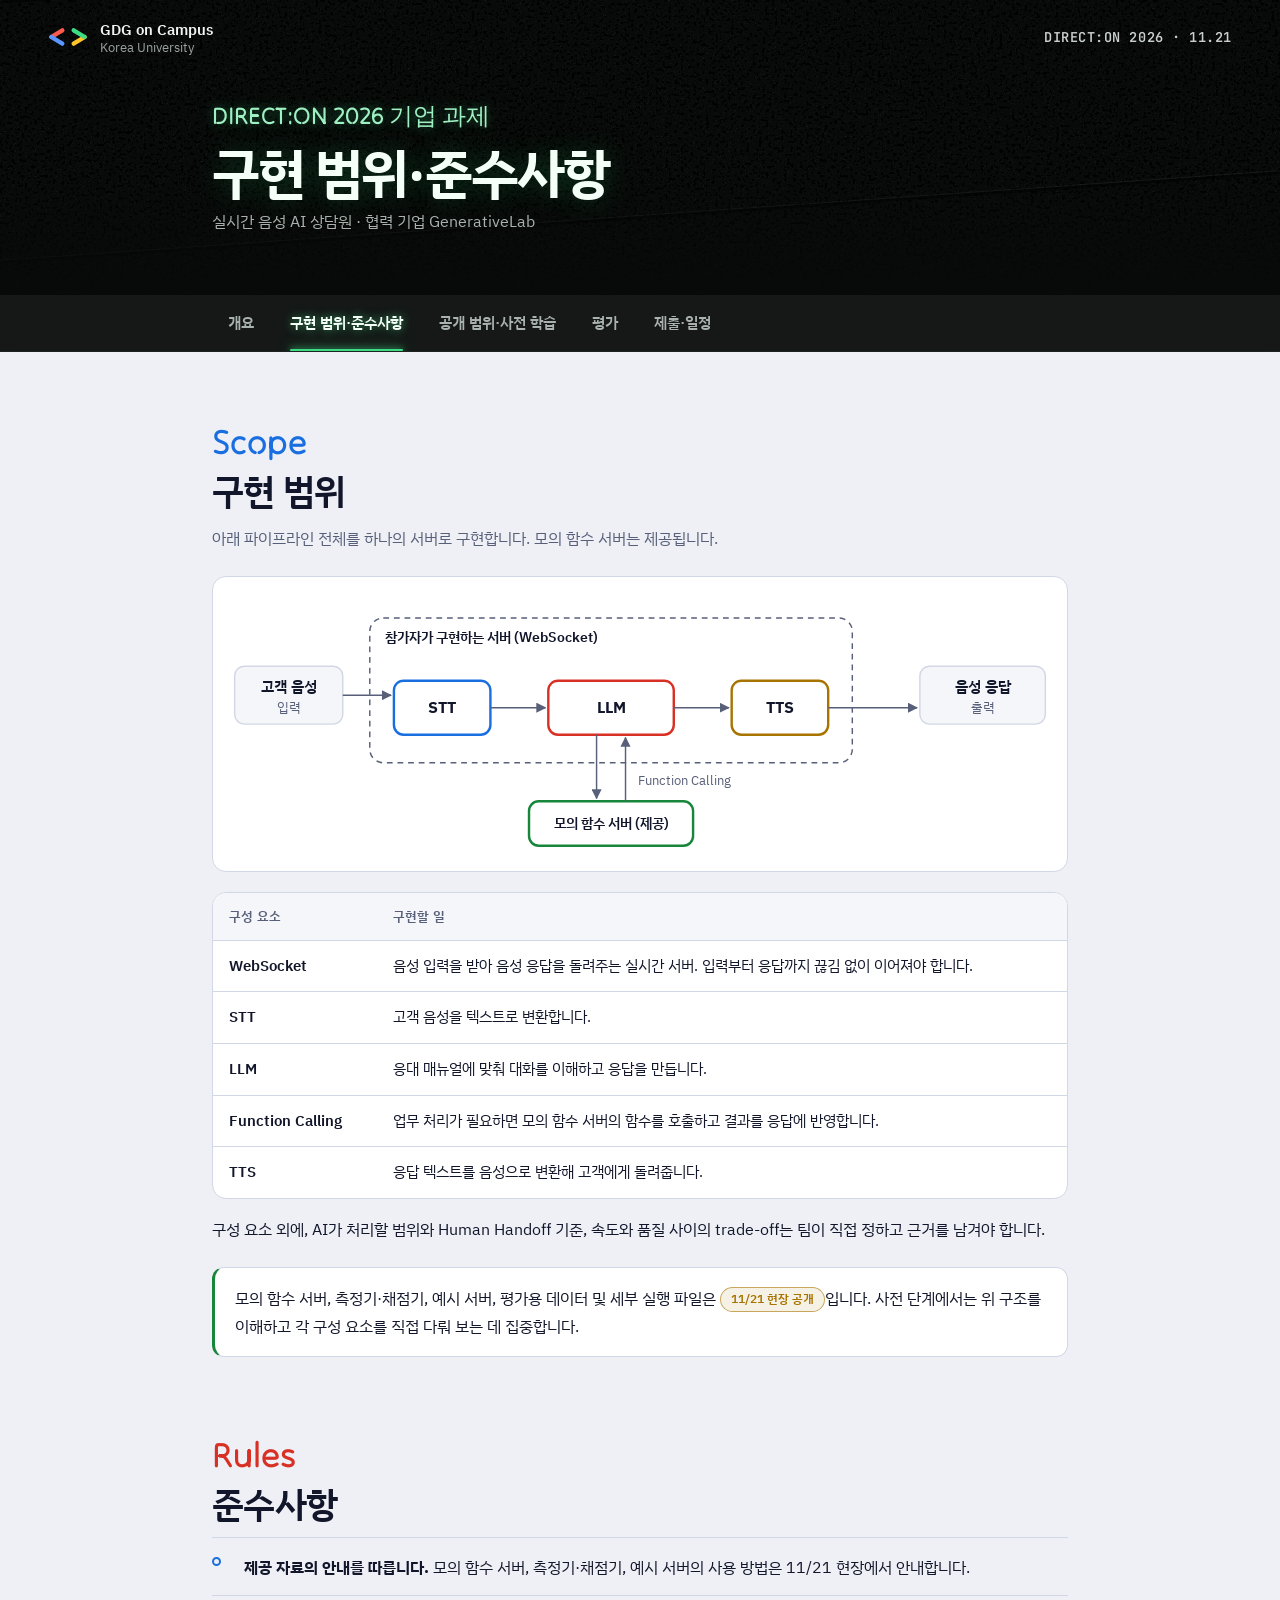
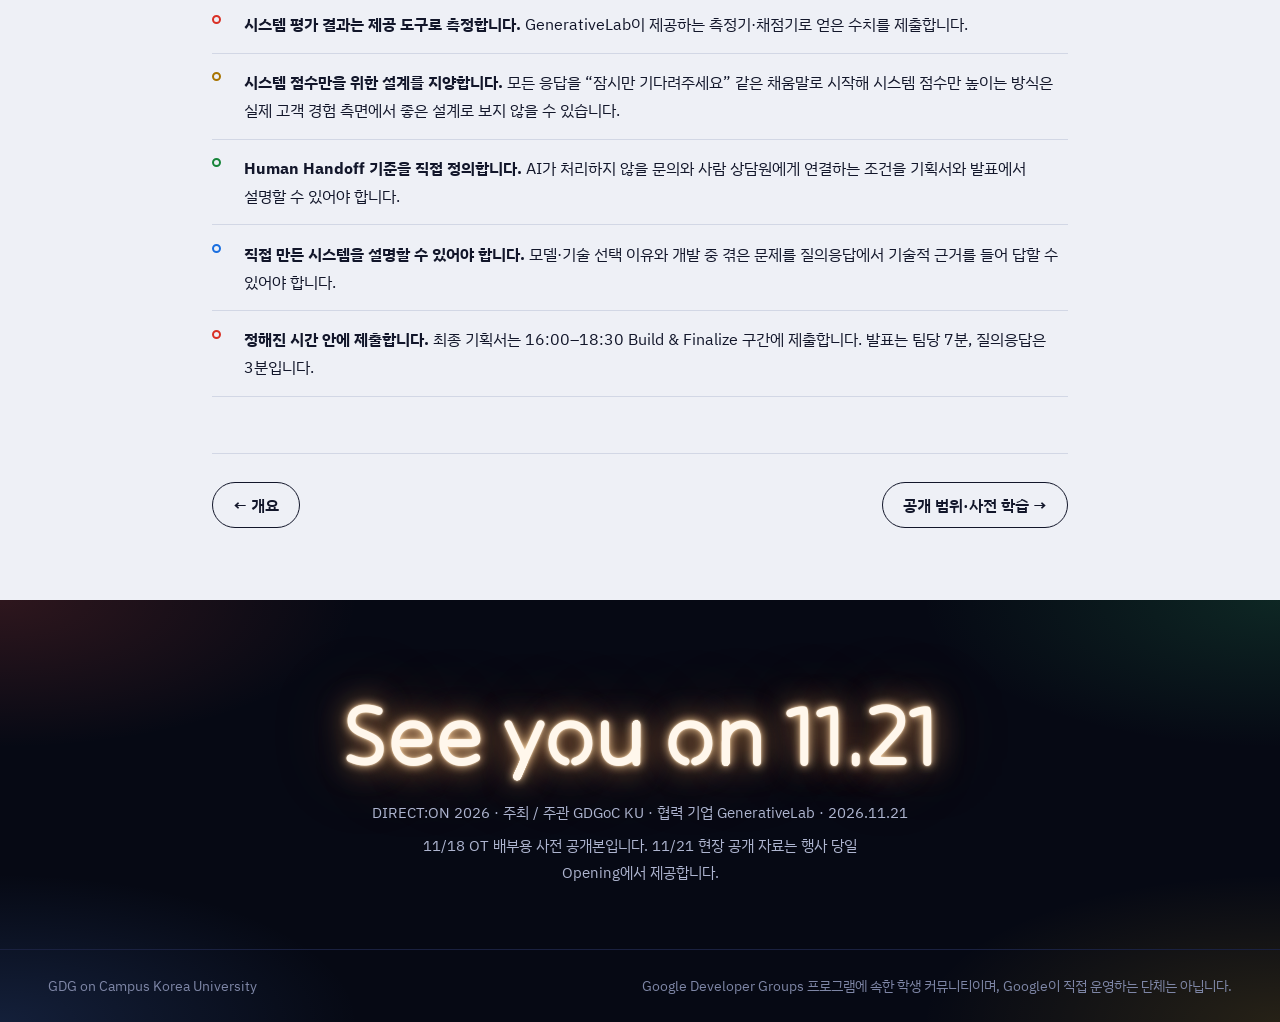
<file: scope.html>
<!doctype html>
<html lang="ko">
<head>
<meta charset="utf-8">
<meta name="viewport" content="width=device-width,initial-scale=1,viewport-fit=cover">
<title>구현 범위·준수사항 · DIRECT:ON 2026 기업 과제</title>
<meta name="description" content="DIRECT:ON 2026 기업 과제: 실시간 음성 AI 상담원 (GenerativeLab)">
<meta name="theme-color" content="#080A09">
<link rel="preconnect" href="https://fonts.googleapis.com">
<link rel="preconnect" href="https://fonts.gstatic.com" crossorigin>
<link rel="stylesheet" href="https://fonts.googleapis.com/css2?family=Tilt+Neon&family=IBM+Plex+Sans+KR:wght@400;500;600;700&family=JetBrains+Mono:wght@600&display=swap">
<link rel="stylesheet" href="style.css">
</head>
<body>
<header class="hero">
  <div class="ceiling-wrap" aria-hidden="true">
    <svg class="ceiling" preserveAspectRatio="none">
      <defs>
        <filter id="speckle" x="0" y="0" width="100%" height="100%">
          <feTurbulence type="fractalNoise" baseFrequency="0.32" numOctaves="2" seed="11" result="n"/>
          <feColorMatrix in="n" type="matrix" values="0 0 0 0 0  0 0 0 0 0  0 0 0 0 0  -9 0 0 0 4.1"/>
          <feComponentTransfer><feFuncA type="discrete" tableValues="0 0 0 .7 .95"/></feComponentTransfer>
        </filter>
        <filter id="pores" x="0" y="0" width="100%" height="100%">
          <feTurbulence type="fractalNoise" baseFrequency="1.4" numOctaves="1" seed="3" result="n"/>
          <feColorMatrix in="n" type="matrix" values="0 0 0 0 1  0 0 0 0 1  0 0 0 0 1  6 0 0 0 -3.6"/>
        </filter>
      </defs>
    </svg>
  </div>
  <div class="nav">
    <a class="brand" href="index.html">
      <svg viewBox="0 0 120 60" aria-hidden="true" fill="none" stroke-width="13" stroke-linecap="round">
        <path d="M43 10 10 30" stroke="#FF5B4D"/><path d="M10 30 43 50" stroke="#5B95FF"/>
        <path d="M77 50 110 30" stroke="#FFC527"/><path d="M110 30 77 10" stroke="#3DDC84"/>
      </svg>
      <div><b>GDG on Campus</b><span>Korea University</span></div>
    </a>
    <span class="nav-date">DIRECT:ON 2026 · 11.21</span>
  </div>
  <div class="wrap sub-main">
    <p class="tagline">DIRECT:ON 2026 기업 과제</p>
    <h1>구현 범위·준수사항</h1>
    <p class="sub-desc">실시간 음성 AI 상담원 · 협력 기업 GenerativeLab</p>
  </div>
</header>
<nav class="tabs" aria-label="문서 페이지"><div class="wrap tabs-in"><a href="index.html">개요</a><a href="scope.html" aria-current="page">구현 범위·준수사항</a><a href="open.html">공개 범위·사전 학습</a><a href="eval.html">평가</a><a href="submit.html">제출·일정</a></div></nav>

<div class="wrap">
<main>
<section id="scope">
  <p class="kicker" style="--c:var(--blue)" aria-hidden="true">Scope</p>
  <h2>구현 범위</h2>
  <p class="lead">아래 파이프라인 전체를 하나의 서버로 구현합니다. 모의 함수 서버는 제공됩니다.</p>
  <div class="diagram" role="img" aria-label="고객 음성이 WebSocket으로 서버에 들어와 STT, LLM, TTS를 거쳐 음성 응답으로 돌아가고, LLM은 Function Calling으로 제공되는 모의 함수 서버를 호출하는 구조도">
    <svg viewBox="0 0 860 280" xmlns="http://www.w3.org/2000/svg">
  <defs><marker id="ar" viewBox="0 0 10 10" refX="9" refY="5" markerWidth="7" markerHeight="7" orient="auto"><path class="dg-head" d="M0 0L10 5L0 10z"/></marker></defs>
  <rect class="dg-io" x="10" y="80" width="112" height="60" rx="10"/>
  <text class="dg-t" x="66" y="107" text-anchor="middle" font-size="16" font-weight="600">고객 음성</text>
  <text class="dg-m" x="66" y="127" text-anchor="middle" font-size="13">입력</text>
  <rect class="dg-bound" x="150" y="30" width="500" height="150" rx="14"/>
  <text class="dg-t" x="166" y="55" font-size="14" font-weight="600">참가자가 구현하는 서버 (WebSocket)</text>
  <rect class="dg-node" style="--c:var(--blue)" x="175" y="95" width="100" height="56" rx="10"/>
  <text class="dg-t" x="225" y="129" text-anchor="middle" font-size="17" font-weight="700">STT</text>
  <rect class="dg-node" style="--c:var(--red)" x="335" y="95" width="130" height="56" rx="10"/>
  <text class="dg-t" x="400" y="129" text-anchor="middle" font-size="17" font-weight="700">LLM</text>
  <rect class="dg-node" style="--c:var(--yellow)" x="525" y="95" width="100" height="56" rx="10"/>
  <text class="dg-t" x="575" y="129" text-anchor="middle" font-size="17" font-weight="700">TTS</text>
  <rect class="dg-io" x="720" y="80" width="130" height="60" rx="10"/>
  <text class="dg-t" x="785" y="107" text-anchor="middle" font-size="16" font-weight="600">음성 응답</text>
  <text class="dg-m" x="785" y="127" text-anchor="middle" font-size="13">출력</text>
  <rect class="dg-node" style="--c:var(--green)" x="315" y="220" width="170" height="46" rx="10"/>
  <text class="dg-t" x="400" y="248" text-anchor="middle" font-size="14" font-weight="600">모의 함수 서버 (제공)</text>
  <g class="dg-flow" marker-end="url(#ar)">
    <path d="M122 110H172"/><path d="M275 123H332"/><path d="M465 123H522"/><path d="M625 123H717"/>
    <path d="M385 151V217"/><path d="M415 220V154"/>
  </g>
  <text class="dg-m" x="428" y="203" font-size="13">Function Calling</text>
</svg>
  </div>
  <p class="hint">좌우로 밀어 전체 구조를 볼 수 있습니다.</p>
  <div class="tablebox">
    <table>
      <thead><tr><th>구성 요소</th><th>구현할 일</th></tr></thead>
      <tbody>
        <tr><td class="key">WebSocket</td><td>음성 입력을 받아 음성 응답을 돌려주는 실시간 서버. 입력부터 응답까지 끊김 없이 이어져야 합니다.</td></tr>
        <tr><td class="key">STT</td><td>고객 음성을 텍스트로 변환합니다.</td></tr>
        <tr><td class="key">LLM</td><td>응대 매뉴얼에 맞춰 대화를 이해하고 응답을 만듭니다.</td></tr>
        <tr><td class="key">Function Calling</td><td>업무 처리가 필요하면 모의 함수 서버의 함수를 호출하고 결과를 응답에 반영합니다.</td></tr>
        <tr><td class="key">TTS</td><td>응답 텍스트를 음성으로 변환해 고객에게 돌려줍니다.</td></tr>
      </tbody>
    </table>
  </div>
  <p>구성 요소 외에, AI가 처리할 범위와 Human Handoff 기준, 속도와 품질 사이의 trade-off는 팀이 직접 정하고 근거를 남겨야 합니다.</p>
  <div class="note">
    <p>모의 함수 서버, 측정기·채점기, 예시 서버, 평가용 데이터 및 세부 실행 파일은 <span class="tag live">11/21 현장 공개</span>입니다. 사전 단계에서는 위 구조를 이해하고 각 구성 요소를 직접 다뤄 보는 데 집중합니다.</p>
  </div>
</section>

<section id="rules">
  <p class="kicker" style="--c:var(--red)" aria-hidden="true">Rules</p>
  <h2>준수사항</h2>
  <ul class="dots">
    <li><b>제공 자료의 안내를 따릅니다.</b> 모의 함수 서버, 측정기·채점기, 예시 서버의 사용 방법은 11/21 현장에서 안내합니다.</li>
    <li><b>시스템 평가 결과는 제공 도구로 측정합니다.</b> GenerativeLab이 제공하는 측정기·채점기로 얻은 수치를 제출합니다.</li>
    <li><b>시스템 점수만을 위한 설계를 지양합니다.</b> 모든 응답을 &ldquo;잠시만 기다려주세요&rdquo; 같은 채움말로 시작해 시스템 점수만 높이는 방식은 실제 고객 경험 측면에서 좋은 설계로 보지 않을 수 있습니다.</li>
    <li><b>Human Handoff 기준을 직접 정의합니다.</b> AI가 처리하지 않을 문의와 사람 상담원에게 연결하는 조건을 기획서와 발표에서 설명할 수 있어야 합니다.</li>
    <li><b>직접 만든 시스템을 설명할 수 있어야 합니다.</b> 모델·기술 선택 이유와 개발 중 겪은 문제를 질의응답에서 기술적 근거를 들어 답할 수 있어야 합니다.</li>
    <li><b>정해진 시간 안에 제출합니다.</b> 최종 기획서는 16:00–18:30 Build &amp; Finalize 구간에 제출합니다. 발표는 팀당 7분, 질의응답은 3분입니다.</li>
  </ul>
</section>
<nav class="pager" aria-label="이전·다음 페이지"><a class="prev" href="index.html">← 개요</a><a class="next" href="open.html">공개 범위·사전 학습 →</a></nav>
</main>
</div>
<footer class="signbox">
  <div class="glow"></div>
  <div class="wrap foot-in">
    <p class="tube-text">See you on 11.21</p>
    <p>DIRECT:ON 2026 · 주최 / 주관 GDGoC KU · 협력 기업 GenerativeLab · 2026.11.21</p>
    <p>11/18 OT 배부용 사전 공개본입니다. 11/21 현장 공개 자료는 행사 당일 Opening에서 제공합니다.</p>
  </div>
  <div class="foot-bar">
    <p>GDG on Campus Korea University</p>
    <p>Google Developer Groups 프로그램에 속한 학생 커뮤니티이며, Google이 직접 운영하는 단체는 아닙니다.</p>
  </div>
</footer>
<script>
(function(){
  var a=document.querySelector('.tabs [aria-current]'),n=document.querySelector('.tabs-in');
  if(a&&n&&n.scrollWidth>n.clientWidth){n.scrollLeft=a.offsetLeft-(n.clientWidth-a.offsetWidth)/2;}
  var NS='http://www.w3.org/2000/svg',svg=document.querySelector('.ceiling');
  function el(t,at,p){var e=document.createElementNS(NS,t);for(var k in at)e.setAttribute(k,at[k]);p.appendChild(e);return e;}
  var layer=svg?el('g',{},svg):null;
  function draw(){if(!svg)return;var w=svg.clientWidth,h=svg.clientHeight;svg.setAttribute('viewBox','0 0 '+w+' '+h);layer.textContent='';
    el('rect',{width:w,height:h,filter:'url(#pores)',opacity:.05},layer);
    el('rect',{width:w,height:h,filter:'url(#speckle)',fill:'#000'},layer);
    var tile=Math.max(260,Math.min(w,Math.max(h,520))*0.42),tilt=0.07;
    for(var y=-tile;y<h+tile*2;y+=tile){var y1=y-w*tilt;
      el('line',{x1:0,y1:y+2,x2:w,y2:y1+2,stroke:'#000','stroke-width':3,opacity:.55},layer);
      el('line',{x1:0,y1:y,x2:w,y2:y1,stroke:'#fff','stroke-width':1,opacity:.06},layer);}}
  var stage=document.getElementById('stage'),size=document.getElementById('sceneSize'),scene=document.getElementById('scene');
  function fit(){if(!stage)return;var s=Math.min(1,(stage.clientWidth-8)/600);scene.style.setProperty('--s',s);size.style.width=600*s+'px';size.style.height=380*s+'px';}
  draw();fit();var t;addEventListener('resize',function(){clearTimeout(t);t=setTimeout(function(){draw();fit();},120);});
  if(!stage)return;
  var hit=document.getElementById('hit'),box=document.getElementById('box'),hero=document.querySelector('.hero');
  hit.addEventListener('pointerenter',function(){stage.classList.add('is-hot');});
  hit.addEventListener('pointerleave',function(){stage.classList.remove('is-hot');});
  hit.addEventListener('pointerdown',function(){stage.classList.toggle('is-hot');});
  if(matchMedia('(prefers-reduced-motion: reduce)').matches)return;
  var tx=0,ty=0,cx=0,cy=0,raf=0;
  function tick(){cx+=(tx-cx)*0.08;cy+=(ty-cy)*0.08;box.style.setProperty('--tx',cx.toFixed(2)+'deg');box.style.setProperty('--ty',cy.toFixed(2)+'deg');
    raf=Math.abs(tx-cx)+Math.abs(ty-cy)>0.02?requestAnimationFrame(tick):0;}
  hero.addEventListener('pointermove',function(e){var r=stage.getBoundingClientRect();
    var nx=Math.max(-1,Math.min(1,(e.clientX-(r.left+r.width/2))/(r.width/2))),ny=Math.max(-1,Math.min(1,(e.clientY-(r.top+r.height/2))/(r.height/2)));
    ty=nx*7;tx=-ny*5;if(!raf)raf=requestAnimationFrame(tick);});
  hero.addEventListener('pointerleave',function(){tx=0;ty=0;if(!raf)raf=requestAnimationFrame(tick);});
})();
</script>
</body>
</html>
</file>
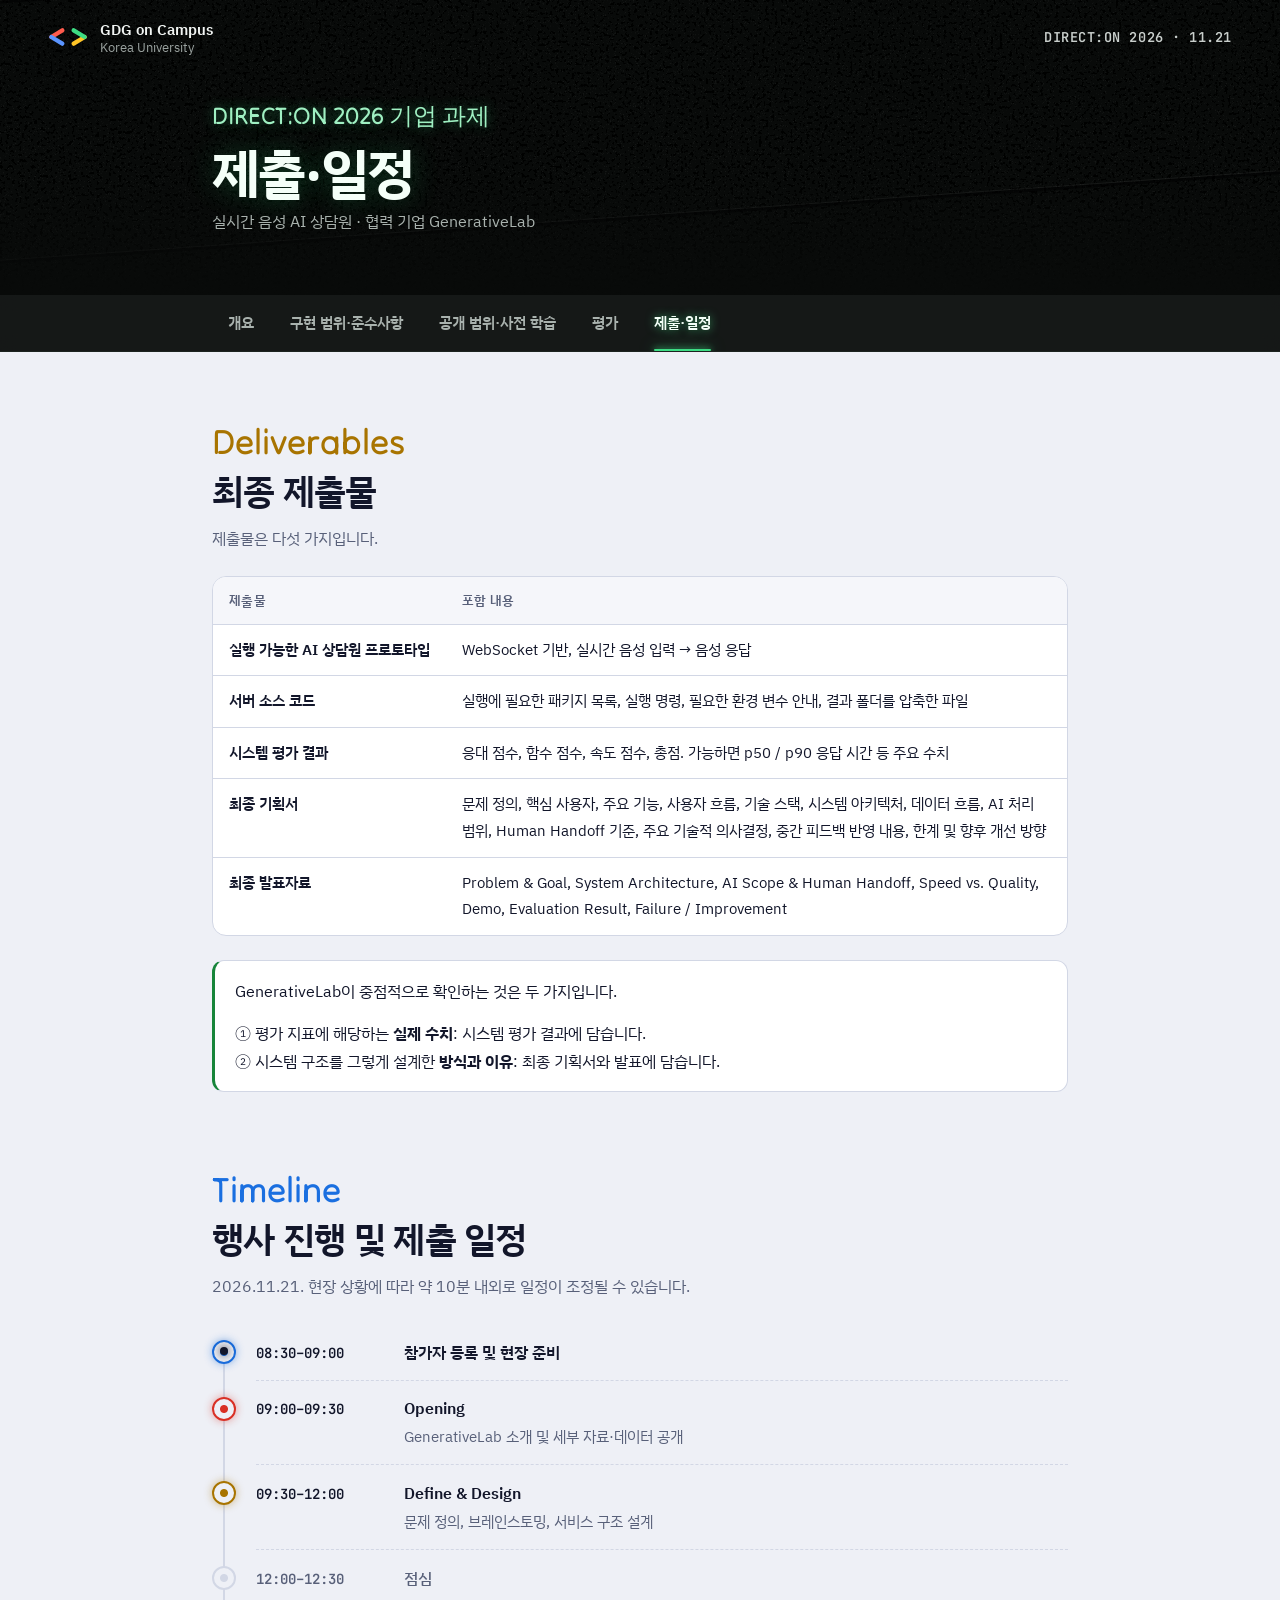
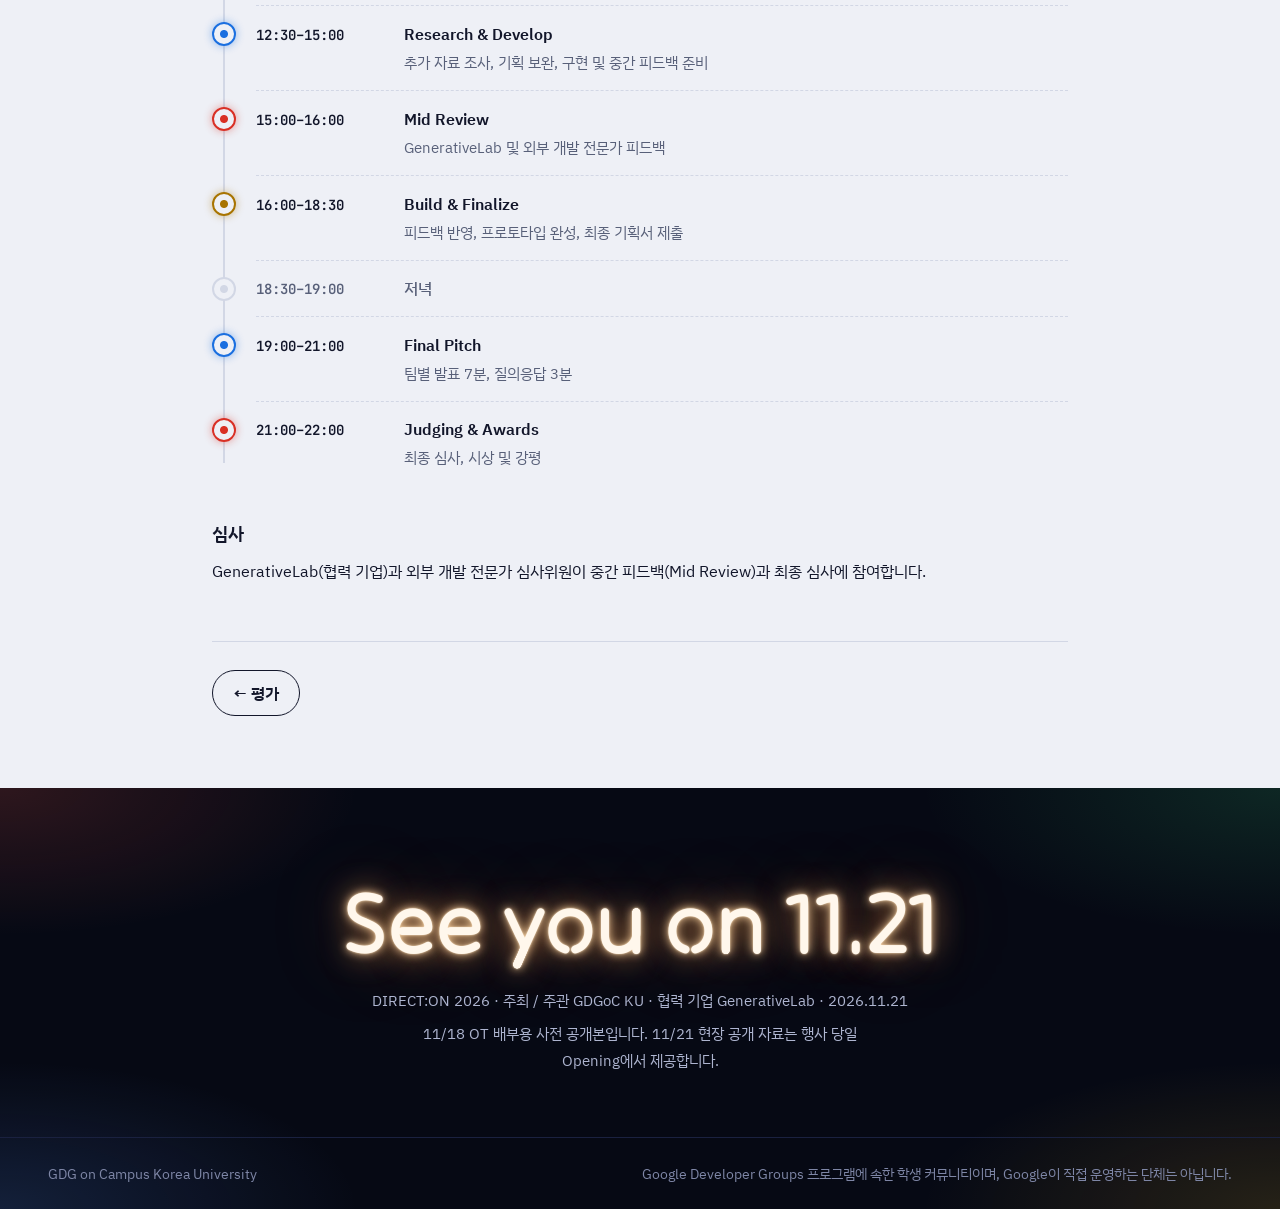
<file: submit.html>
<!doctype html>
<html lang="ko">
<head>
<meta charset="utf-8">
<meta name="viewport" content="width=device-width,initial-scale=1,viewport-fit=cover">
<title>제출·일정 · DIRECT:ON 2026 기업 과제</title>
<meta name="description" content="DIRECT:ON 2026 기업 과제: 실시간 음성 AI 상담원 (GenerativeLab)">
<meta name="theme-color" content="#080A09">
<link rel="preconnect" href="https://fonts.googleapis.com">
<link rel="preconnect" href="https://fonts.gstatic.com" crossorigin>
<link rel="stylesheet" href="https://fonts.googleapis.com/css2?family=Tilt+Neon&family=IBM+Plex+Sans+KR:wght@400;500;600;700&family=JetBrains+Mono:wght@600&display=swap">
<link rel="stylesheet" href="style.css">
</head>
<body>
<header class="hero">
  <div class="ceiling-wrap" aria-hidden="true">
    <svg class="ceiling" preserveAspectRatio="none">
      <defs>
        <filter id="speckle" x="0" y="0" width="100%" height="100%">
          <feTurbulence type="fractalNoise" baseFrequency="0.32" numOctaves="2" seed="11" result="n"/>
          <feColorMatrix in="n" type="matrix" values="0 0 0 0 0  0 0 0 0 0  0 0 0 0 0  -9 0 0 0 4.1"/>
          <feComponentTransfer><feFuncA type="discrete" tableValues="0 0 0 .7 .95"/></feComponentTransfer>
        </filter>
        <filter id="pores" x="0" y="0" width="100%" height="100%">
          <feTurbulence type="fractalNoise" baseFrequency="1.4" numOctaves="1" seed="3" result="n"/>
          <feColorMatrix in="n" type="matrix" values="0 0 0 0 1  0 0 0 0 1  0 0 0 0 1  6 0 0 0 -3.6"/>
        </filter>
      </defs>
    </svg>
  </div>
  <div class="nav">
    <a class="brand" href="index.html">
      <svg viewBox="0 0 120 60" aria-hidden="true" fill="none" stroke-width="13" stroke-linecap="round">
        <path d="M43 10 10 30" stroke="#FF5B4D"/><path d="M10 30 43 50" stroke="#5B95FF"/>
        <path d="M77 50 110 30" stroke="#FFC527"/><path d="M110 30 77 10" stroke="#3DDC84"/>
      </svg>
      <div><b>GDG on Campus</b><span>Korea University</span></div>
    </a>
    <span class="nav-date">DIRECT:ON 2026 · 11.21</span>
  </div>
  <div class="wrap sub-main">
    <p class="tagline">DIRECT:ON 2026 기업 과제</p>
    <h1>제출·일정</h1>
    <p class="sub-desc">실시간 음성 AI 상담원 · 협력 기업 GenerativeLab</p>
  </div>
</header>
<nav class="tabs" aria-label="문서 페이지"><div class="wrap tabs-in"><a href="index.html">개요</a><a href="scope.html">구현 범위·준수사항</a><a href="open.html">공개 범위·사전 학습</a><a href="eval.html">평가</a><a href="submit.html" aria-current="page">제출·일정</a></div></nav>

<div class="wrap">
<main>
<section id="submit">
  <p class="kicker" style="--c:var(--yellow)" aria-hidden="true">Deliverables</p>
  <h2>최종 제출물</h2>
  <p class="lead">제출물은 다섯 가지입니다.</p>
  <div class="tablebox">
    <table>
      <thead><tr><th>제출물</th><th>포함 내용</th></tr></thead>
      <tbody>
        <tr><td class="key">실행 가능한 AI 상담원 프로토타입</td><td>WebSocket 기반, 실시간 음성 입력 → 음성 응답</td></tr>
        <tr><td class="key">서버 소스 코드</td><td>실행에 필요한 패키지 목록, 실행 명령, 필요한 환경 변수 안내, 결과 폴더를 압축한 파일</td></tr>
        <tr><td class="key">시스템 평가 결과</td><td>응대 점수, 함수 점수, 속도 점수, 총점. 가능하면 p50 / p90 응답 시간 등 주요 수치</td></tr>
        <tr><td class="key">최종 기획서</td><td>문제 정의, 핵심 사용자, 주요 기능, 사용자 흐름, 기술 스택, 시스템 아키텍처, 데이터 흐름, AI 처리 범위, Human Handoff 기준, 주요 기술적 의사결정, 중간 피드백 반영 내용, 한계 및 향후 개선 방향</td></tr>
        <tr><td class="key">최종 발표자료</td><td>Problem &amp; Goal, System Architecture, AI Scope &amp; Human Handoff, Speed vs. Quality, Demo, Evaluation Result, Failure / Improvement</td></tr>
      </tbody>
    </table>
  </div>
  <div class="note">
    <p>GenerativeLab이 중점적으로 확인하는 것은 두 가지입니다.</p>
    <p>① 평가 지표에 해당하는 <b>실제 수치</b>: 시스템 평가 결과에 담습니다.<br>② 시스템 구조를 그렇게 설계한 <b>방식과 이유</b>: 최종 기획서와 발표에 담습니다.</p>
  </div>
</section>

<section id="schedule">
  <p class="kicker" style="--c:var(--blue)" aria-hidden="true">Timeline</p>
  <h2>행사 진행 및 제출 일정</h2>
  <p class="lead">2026.11.21. 현장 상황에 따라 약 10분 내외로 일정이 조정될 수 있습니다.</p>
  <ol class="timeline">
    <li><span class="t">08:30–09:00</span><div><b>참가자 등록 및 현장 준비</b></div></li>
    <li><span class="t">09:00–09:30</span><div><b>Opening</b><span class="d">GenerativeLab 소개 및 세부 자료·데이터 공개</span></div></li>
    <li><span class="t">09:30–12:00</span><div><b>Define &amp; Design</b><span class="d">문제 정의, 브레인스토밍, 서비스 구조 설계</span></div></li>
    <li class="rest"><span class="t">12:00–12:30</span><div><b>점심</b></div></li>
    <li><span class="t">12:30–15:00</span><div><b>Research &amp; Develop</b><span class="d">추가 자료 조사, 기획 보완, 구현 및 중간 피드백 준비</span></div></li>
    <li><span class="t">15:00–16:00</span><div><b>Mid Review</b><span class="d">GenerativeLab 및 외부 개발 전문가 피드백</span></div></li>
    <li><span class="t">16:00–18:30</span><div><b>Build &amp; Finalize</b><span class="d">피드백 반영, 프로토타입 완성, 최종 기획서 제출</span></div></li>
    <li class="rest"><span class="t">18:30–19:00</span><div><b>저녁</b></div></li>
    <li><span class="t">19:00–21:00</span><div><b>Final Pitch</b><span class="d">팀별 발표 7분, 질의응답 3분</span></div></li>
    <li><span class="t">21:00–22:00</span><div><b>Judging &amp; Awards</b><span class="d">최종 심사, 시상 및 강평</span></div></li>
  </ol>
  <h3>심사</h3>
  <p>GenerativeLab(협력 기업)과 외부 개발 전문가 심사위원이 중간 피드백(Mid Review)과 최종 심사에 참여합니다.</p>
</section>
<nav class="pager" aria-label="이전·다음 페이지"><a class="prev" href="eval.html">← 평가</a></nav>
</main>
</div>
<footer class="signbox">
  <div class="glow"></div>
  <div class="wrap foot-in">
    <p class="tube-text">See you on 11.21</p>
    <p>DIRECT:ON 2026 · 주최 / 주관 GDGoC KU · 협력 기업 GenerativeLab · 2026.11.21</p>
    <p>11/18 OT 배부용 사전 공개본입니다. 11/21 현장 공개 자료는 행사 당일 Opening에서 제공합니다.</p>
  </div>
  <div class="foot-bar">
    <p>GDG on Campus Korea University</p>
    <p>Google Developer Groups 프로그램에 속한 학생 커뮤니티이며, Google이 직접 운영하는 단체는 아닙니다.</p>
  </div>
</footer>
<script>
(function(){
  var a=document.querySelector('.tabs [aria-current]'),n=document.querySelector('.tabs-in');
  if(a&&n&&n.scrollWidth>n.clientWidth){n.scrollLeft=a.offsetLeft-(n.clientWidth-a.offsetWidth)/2;}
  var NS='http://www.w3.org/2000/svg',svg=document.querySelector('.ceiling');
  function el(t,at,p){var e=document.createElementNS(NS,t);for(var k in at)e.setAttribute(k,at[k]);p.appendChild(e);return e;}
  var layer=svg?el('g',{},svg):null;
  function draw(){if(!svg)return;var w=svg.clientWidth,h=svg.clientHeight;svg.setAttribute('viewBox','0 0 '+w+' '+h);layer.textContent='';
    el('rect',{width:w,height:h,filter:'url(#pores)',opacity:.05},layer);
    el('rect',{width:w,height:h,filter:'url(#speckle)',fill:'#000'},layer);
    var tile=Math.max(260,Math.min(w,Math.max(h,520))*0.42),tilt=0.07;
    for(var y=-tile;y<h+tile*2;y+=tile){var y1=y-w*tilt;
      el('line',{x1:0,y1:y+2,x2:w,y2:y1+2,stroke:'#000','stroke-width':3,opacity:.55},layer);
      el('line',{x1:0,y1:y,x2:w,y2:y1,stroke:'#fff','stroke-width':1,opacity:.06},layer);}}
  var stage=document.getElementById('stage'),size=document.getElementById('sceneSize'),scene=document.getElementById('scene');
  function fit(){if(!stage)return;var s=Math.min(1,(stage.clientWidth-8)/600);scene.style.setProperty('--s',s);size.style.width=600*s+'px';size.style.height=380*s+'px';}
  draw();fit();var t;addEventListener('resize',function(){clearTimeout(t);t=setTimeout(function(){draw();fit();},120);});
  if(!stage)return;
  var hit=document.getElementById('hit'),box=document.getElementById('box'),hero=document.querySelector('.hero');
  hit.addEventListener('pointerenter',function(){stage.classList.add('is-hot');});
  hit.addEventListener('pointerleave',function(){stage.classList.remove('is-hot');});
  hit.addEventListener('pointerdown',function(){stage.classList.toggle('is-hot');});
  if(matchMedia('(prefers-reduced-motion: reduce)').matches)return;
  var tx=0,ty=0,cx=0,cy=0,raf=0;
  function tick(){cx+=(tx-cx)*0.08;cy+=(ty-cy)*0.08;box.style.setProperty('--tx',cx.toFixed(2)+'deg');box.style.setProperty('--ty',cy.toFixed(2)+'deg');
    raf=Math.abs(tx-cx)+Math.abs(ty-cy)>0.02?requestAnimationFrame(tick):0;}
  hero.addEventListener('pointermove',function(e){var r=stage.getBoundingClientRect();
    var nx=Math.max(-1,Math.min(1,(e.clientX-(r.left+r.width/2))/(r.width/2))),ny=Math.max(-1,Math.min(1,(e.clientY-(r.top+r.height/2))/(r.height/2)));
    ty=nx*7;tx=-ny*5;if(!raf)raf=requestAnimationFrame(tick);});
  hero.addEventListener('pointerleave',function(){tx=0;ty=0;if(!raf)raf=requestAnimationFrame(tick);});
})();
</script>
</body>
</html>
</file>
<file: style.css>
/* DIRECT:ON 2026 기업 과제 — 비상구 네온 사인 테마 (GDGoC KU DIRECT:ON 디자인 기반) */
:root{
  --bg:#EEF0F6; --surface:#FFFFFF; --surface2:#F5F6FA; --line:#D2D7E5; --text:#12162A; --muted:#586079;
  --red:#D93025; --blue:#1A6FE0; --yellow:#A87400; --green:#17853A; --focus:#1A6FE0;
  --night:#080A09;
  --font-neon:"Tilt Neon","Arial Rounded MT Bold","Trebuchet MS",sans-serif;
  --font-body:"IBM Plex Sans KR","Apple SD Gothic Neo","Malgun Gothic",system-ui,sans-serif;
  --mono:"JetBrains Mono",ui-monospace,Consolas,monospace;
  color-scheme:light;
}
@media (prefers-color-scheme:dark){
  :root:not([data-theme="light"]){
    --bg:#080B19; --surface:#0E1329; --surface2:#121833; --line:#1E2746; --text:#E8EBF7; --muted:#8F97B6;
    --red:#FF5B4D; --blue:#5B95FF; --yellow:#FFC527; --green:#3DDC84; --focus:#8FB6FF;
    color-scheme:dark;
  }
}
:root[data-theme="dark"]{
  --bg:#080B19; --surface:#0E1329; --surface2:#121833; --line:#1E2746; --text:#E8EBF7; --muted:#8F97B6;
  --red:#FF5B4D; --blue:#5B95FF; --yellow:#FFC527; --green:#3DDC84; --focus:#8FB6FF;
  color-scheme:dark;
}
*,*::before,*::after{box-sizing:border-box}
html{background:var(--night);scroll-behavior:smooth;scroll-padding-top:72px}
body{margin:0;background:var(--bg);color:var(--text);font:400 1rem/1.75 var(--font-body);-webkit-font-smoothing:antialiased;word-break:keep-all;overflow-wrap:break-word}
h1,h2,h3,h4{margin:0;line-height:1.3;text-wrap:balance}
p{margin:0 0 .9em;text-wrap:pretty}
ul{margin:0 0 .9em;padding-left:1.2em}
li{margin-bottom:.3em}
a{color:inherit;text-underline-offset:3px}
:focus-visible{outline:2px solid var(--focus);outline-offset:3px;border-radius:4px}
.wrap{max-width:56rem;margin:0 auto;padding-left:max(1.25rem,env(safe-area-inset-left,0px));padding-right:max(1.25rem,env(safe-area-inset-right,0px))}

/* ---------- hero: dark acoustic-tile ceiling ---------- */
.hero{position:relative;background:var(--night);color:#ECEFFA;overflow:hidden;isolation:isolate}
.ceiling-wrap{position:absolute;inset:0;z-index:1;pointer-events:none}
.ceiling{position:absolute;inset:0;width:100%;height:100%;display:block}
.hero::after{content:"";position:absolute;inset:auto 0 0 0;height:40%;z-index:2;pointer-events:none;background:linear-gradient(to bottom,rgba(8,10,9,0),var(--night))}
.nav,.hero-main,.sub-main{position:relative;z-index:3}
.nav{display:flex;align-items:center;justify-content:space-between;gap:1rem;padding:1.25rem clamp(1.25rem,4vw,3rem)}
.brand{display:flex;align-items:center;gap:.75rem;text-decoration:none;line-height:1.25}
.brand svg{width:40px;height:20px;flex:none}
.brand b{display:block;font-weight:600;font-size:.95rem;color:#F1F4F2}
.brand span{display:block;font-size:.8rem;color:#9BA3A0}
.nav-date{font-family:var(--mono);font-size:.85rem;font-weight:600;color:#C9CFCC;letter-spacing:.04em}

.hero.full{min-height:max(640px,92svh);display:flex;flex-direction:column}
.hero-main{flex:1;display:grid;grid-template-columns:minmax(0,1fr) minmax(0,1.1fr);align-items:center;gap:1rem clamp(1rem,3vw,3rem);padding:0 clamp(1.25rem,4vw,3rem) clamp(3rem,7vh,5rem)}
@media (max-width:900px){.hero-main{grid-template-columns:minmax(0,1fr)}.stage{order:-1}}

.tagline{font-family:var(--font-neon);font-size:clamp(1.15rem,2vw,1.5rem);color:#9FF0C2;margin:0 0 .5rem;text-shadow:0 0 12px rgba(60,230,140,.45)}
.hero h1{font-size:clamp(3.2rem,7.4vw,6.25rem);line-height:1;font-weight:700;letter-spacing:-.035em;margin:0 0 1.25rem;color:#F4FFF8;text-shadow:0 0 28px rgba(40,220,120,.25)}
.lede{font-size:clamp(1.1rem,1.7vw,1.35rem);font-weight:600;color:#E3E9E6;margin:0 0 .75rem}
.desc{color:#A9B2AE;margin:0 0 1.5rem}
.copy{max-width:36rem;opacity:0;animation:rise .9s cubic-bezier(.2,.7,.2,1) 1s forwards}
.flow{list-style:none;display:flex;flex-wrap:wrap;align-items:center;gap:.5rem;margin:0 0 1.75rem;padding:0}
.flow li{display:flex;align-items:center;gap:.5rem;margin:0}
.flow li span{padding:.3rem .85rem;border-radius:999px;border:1px solid rgba(120,235,170,.45);color:#DFFBEA;font-weight:600;font-size:.92rem;background:rgba(40,220,120,.07);white-space:nowrap}
.flow li+li::before{content:"";width:18px;height:1.5px;background:#5E7A6B}
.partner{display:grid;grid-template-columns:auto 1fr;gap:.35rem 1.25rem;align-items:baseline;border-top:1px solid #222826;padding-top:1.25rem;margin:0 0 2rem}
.partner dt{color:#7F8985;font-size:.875rem}
.partner dd{margin:0;color:#D5DBD8}
.partner .name{font-weight:700;letter-spacing:.06em;font-size:1.05rem;color:#F1F4F2}
.actions{display:flex;flex-wrap:wrap;gap:.75rem 1rem}
.btn{display:inline-flex;align-items:center;min-height:48px;padding:0 1.4rem;border-radius:999px;font-weight:600;font-size:.975rem;text-decoration:none;transition:box-shadow .25s,background .25s,color .25s}
.btn-tube{color:#F1FFF6;border:1.5px solid #C9F5DA;box-shadow:0 0 6px rgba(80,230,140,.5),inset 0 0 6px rgba(80,230,140,.3);text-shadow:0 0 8px rgba(80,230,140,.7)}
.btn-tube:hover{box-shadow:0 0 10px rgba(80,230,140,.8),0 0 34px rgba(40,210,120,.35),inset 0 0 10px rgba(80,230,140,.45)}
.btn-quiet{color:#C7CCE0;padding:0 .4rem}
.btn-quiet:hover{color:#fff}
@keyframes rise{from{opacity:0;transform:translateY(14px)}to{opacity:1;transform:none}}

/* the exit sign */
.stage{position:relative;display:grid;place-items:center;min-height:260px;min-width:0}
.pool{position:absolute;left:50%;top:42%;width:min(1400px,260%);aspect-ratio:1.6;transform:translate(-50%,-62%);pointer-events:none;z-index:0;transition:opacity .6s ease,filter .6s ease;opacity:.85}
.pool-lit{position:absolute;inset:0;background:radial-gradient(ellipse 26% 22% at 50% 50%,rgba(236,246,240,.55),rgba(190,222,205,.22) 45%,transparent 100%),radial-gradient(ellipse 42% 34% at 50% 50%,rgba(170,210,190,.12),transparent 100%),radial-gradient(ellipse 24% 30% at 50% 66%,rgba(40,220,120,.26),transparent 100%);animation:ignite 1.6s linear .3s both}
.stage.is-hot .pool{opacity:1;filter:brightness(1.45) saturate(1.15)}
.scene-size{position:relative;z-index:4;width:600px;height:380px}
.scene{position:absolute;left:50%;top:50%;width:600px;height:380px;margin:-190px 0 0 -300px;transform:scale(var(--s,1));perspective:1500px;perspective-origin:45% 145%}
.box{position:absolute;left:40px;top:80px;width:520px;height:260px;transform-style:preserve-3d;transform:rotateX(calc(17deg + var(--tx,0deg))) rotateY(calc(-9deg + var(--ty,0deg))) rotateZ(5deg)}
.box>*{position:absolute;backface-visibility:hidden}
.f-front{left:0;top:0;width:520px;height:260px;transform:translateZ(27px);display:block}
.f-bottom{left:0;top:103px;width:520px;height:54px;transform:rotateX(-90deg) translateZ(130px);background:linear-gradient(to bottom,#2A2E2C,#121413 40%,#0A0B0B);border-radius:0 0 6px 6px}
.f-top{left:0;top:103px;width:520px;height:54px;transform:rotateX(90deg) translateZ(130px);background:#3A3F3C}
.f-right{left:233px;top:0;width:54px;height:260px;transform:rotateY(90deg) translateZ(260px);background:linear-gradient(to right,#2F3331,#1B1E1D 50%,#101211);border-radius:0 6px 6px 0}
.f-left{left:233px;top:0;width:54px;height:260px;transform:rotateY(-90deg) translateZ(260px);background:#1A1C1B}
.halo-wrap{left:16px;top:14px;width:488px;height:196px;transform:translateZ(26px);animation:ignite 1.6s linear .3s both;pointer-events:none}
.halo{position:absolute;inset:-6px;border-radius:18px;background:#22D877;filter:blur(46px);opacity:.5;transition:opacity .6s ease,inset .6s ease}
.stage.is-hot .halo{opacity:.95;inset:-26px}
.bracket{left:202px;top:-26px;width:116px;height:26px;transform-style:preserve-3d}
.bracket>*{position:absolute;backface-visibility:hidden}
.b-front{inset:0;transform:translateZ(18px);background:linear-gradient(#E0E4E2,#9DA29F);border-radius:3px 3px 0 0}
.b-right{left:49px;top:0;width:18px;height:26px;transform:rotateY(90deg) translateZ(58px);background:#7D827F}
.b-left{left:49px;top:0;width:18px;height:26px;transform:rotateY(-90deg) translateZ(58px);background:#6E7370}
.b-top{left:0;top:4px;width:116px;height:18px;transform:rotateX(90deg) translateZ(13px);background:#C9CDCB}
.f-front .face{animation:igniteF 1.6s linear .3s both}
.hit{position:absolute;inset:8% 4%;z-index:6;cursor:pointer;border-radius:24px}
@keyframes ignite{0%{opacity:0}6%{opacity:.85}9%{opacity:.05}15%{opacity:.9}18%{opacity:.15}27%{opacity:1}31%{opacity:.35}38%,100%{opacity:1}}
@keyframes igniteF{0%{filter:brightness(.22) saturate(.5)}6%{filter:brightness(.9)}9%{filter:brightness(.25) saturate(.5)}15%{filter:brightness(.95)}18%{filter:brightness(.3) saturate(.6)}27%{filter:brightness(1)}31%{filter:brightness(.5)}38%,100%{filter:brightness(1)}}

/* subpage hero */
.sub-main{padding-block:1.25rem clamp(2.5rem,6vw,3.75rem)}
.sub-main h1{font-size:clamp(2.1rem,5vw,3.4rem);margin:0 0 .5rem}
.sub-main .sub-desc{color:#A9B2AE;margin:0}

/* ---------- page menu: dark strip under the ceiling ---------- */
.tabs{position:sticky;top:0;z-index:20;background:rgba(8,10,9,.94);-webkit-backdrop-filter:blur(8px);backdrop-filter:blur(8px);border-bottom:1px solid #1C2320}
.tabs-in{display:flex;gap:.25rem;overflow-x:auto;scrollbar-width:none}
.tabs-in::-webkit-scrollbar{display:none}
.tabs a{flex:none;position:relative;padding:.9rem 1rem;color:#A9B2AE;font-weight:600;font-size:.95rem;text-decoration:none;white-space:nowrap;transition:color .2s,text-shadow .2s}
.tabs a:hover{color:#F1F4F2}
.tabs a[aria-current="page"]{color:#F4FFF8;text-shadow:0 0 10px rgba(61,220,132,.65)}
.tabs a[aria-current="page"]::after{content:"";position:absolute;left:1rem;right:1rem;bottom:0;height:2px;border-radius:2px;background:#3DDC84;box-shadow:0 0 6px #3DDC84,0 0 16px rgba(61,220,132,.7)}

/* ---------- legend ---------- */
.legend{border-bottom:1px solid var(--line);background:var(--surface)}
.legend dl{display:grid;grid-template-columns:auto 1fr;gap:.5rem 1rem;align-items:center;margin:0;padding-block:1rem;font-size:.9rem;color:var(--muted)}
.legend dd{margin:0}
.legend dt{justify-self:start}

/* tags */
.tag{display:inline-block;padding:1px 10px;border-radius:999px;font-size:.75rem;font-weight:600;line-height:1.7;white-space:nowrap;vertical-align:middle;border:1px solid}
.tag.pre{color:var(--green);border-color:color-mix(in srgb,var(--green) 55%,transparent);background:color-mix(in srgb,var(--green) 9%,transparent)}
.tag.live{color:var(--yellow);border-color:color-mix(in srgb,var(--yellow) 60%,transparent);background:color-mix(in srgb,var(--yellow) 10%,transparent)}

/* ---------- body ---------- */
main{padding-block:clamp(3rem,7vw,4.5rem) 4.5rem}
section+section{margin-top:clamp(3.5rem,8vw,5rem)}
.kicker{font-family:var(--font-neon);font-size:clamp(1.5rem,3.4vw,2.2rem);line-height:1;color:var(--c);margin:0 0 .55rem}
h2{font-size:clamp(1.6rem,3.2vw,2.25rem);font-weight:600;letter-spacing:-.02em;margin-bottom:.6rem}
h3{font-size:1.15rem;font-weight:600;margin:2.25rem 0 .7rem}
h4{font-size:1rem;font-weight:600;margin:0 0 .5rem}
.lead{color:var(--muted);margin-bottom:1.5rem}
.task{position:relative;background:#0A0E0C;color:#EAF7EF;border:1.5px solid rgba(120,235,170,.55);border-radius:16px;padding:1.4rem 1.6rem;margin-block:.5rem 1.75rem;font-size:1.1rem;font-weight:600;line-height:1.65;box-shadow:0 0 0 4px rgba(61,220,132,.06),0 0 30px rgba(40,220,120,.16),inset 0 0 22px rgba(40,220,120,.08)}
.note{background:var(--surface);border:1px solid var(--line);border-left:3px solid var(--green);border-radius:12px;padding:1rem 1.25rem;margin-block:1.5rem}
.note p:last-child{margin-bottom:0}
.cards{display:grid;grid-template-columns:repeat(3,minmax(0,1fr));gap:1rem;margin-block:1.5rem}
.cards.two{grid-template-columns:repeat(2,minmax(0,1fr))}
.card{--c:var(--blue);background:var(--surface);border:1px solid var(--line);border-top:3px solid var(--c);border-radius:14px;padding:1.2rem 1.35rem;min-width:0}
.cards .card:nth-child(2){--c:var(--red)}
.cards .card:nth-child(3){--c:var(--yellow)}
.cards.two .card:nth-child(1){--c:var(--green)}
.cards.two .card:nth-child(2){--c:var(--yellow)}
.card h3,.card h4{display:flex;align-items:center;flex-wrap:wrap;gap:.5rem;font-size:1rem;margin:0 0 .6rem}
.card ul{margin:0}
.card p:last-child{margin-bottom:0}

/* ring bullets wired to one line */
.dots{list-style:none;padding:0;margin:0 0 1em;border-top:1px solid var(--line)}
.dots li{--c:var(--blue);position:relative;padding:.9rem 0 .9rem 2rem;border-bottom:1px solid var(--line);margin:0}
.dots li:nth-child(4n+2){--c:var(--red)}
.dots li:nth-child(4n+3){--c:var(--yellow)}
.dots li:nth-child(4n+4){--c:var(--green)}
.dots li::before{content:"";position:absolute;left:0;top:1.45rem;width:9px;height:9px;margin-top:-4.5px;border-radius:50%;border:2px solid var(--c);background:var(--bg)}
.dots li::after{content:"";position:absolute;left:4px;top:0;bottom:0;width:1px;background:var(--line);z-index:-1}

/* score rows: the big numbers are the signs */
.scores{list-style:none;margin:0 0 1rem;padding:0;border-top:1px solid var(--line)}
.scores li{display:grid;grid-template-columns:7.5rem minmax(0,1fr);gap:.25rem 2rem;align-items:center;padding:1.25rem 0;border-bottom:1px solid var(--line);margin:0}
.neon{font-family:var(--font-neon);font-size:clamp(2.6rem,6vw,3.75rem);line-height:1;color:var(--c);transition:text-shadow .3s}
.neon small{font-size:.4em;margin-left:.15em}
.scores b{display:block;font-size:1.1rem;font-weight:600}
.scores p{margin:0;color:var(--muted)}
.scores li:hover .neon{text-shadow:0 0 18px color-mix(in srgb,var(--c) 45%,transparent)}
.scores .sum{display:flex;justify-content:space-between;align-items:baseline;padding:1rem 0;font-weight:600;color:var(--muted)}
.scores .sum strong{font-size:1.25rem;color:var(--text)}

/* tables */
.tablebox{overflow-x:auto;margin-block:1rem;background:var(--surface);border:1px solid var(--line);border-radius:14px}
table{border-collapse:collapse;width:100%;font-size:.95rem}
th,td{padding:.75rem 1rem;text-align:left;vertical-align:top;border-bottom:1px solid var(--line)}
th{background:var(--surface2);font-size:.8rem;font-weight:600;color:var(--muted);letter-spacing:.02em}
tbody tr:last-child td{border-bottom:0}
td.num,th.num{text-align:right;white-space:nowrap;font-variant-numeric:tabular-nums}
td.key{font-weight:600;white-space:nowrap}
tfoot td{font-weight:700;background:var(--surface2);border-top:1px solid var(--line);border-bottom:0}

/* diagram */
.diagram{margin-block:1.25rem;background:var(--surface);border:1px solid var(--line);border-radius:14px;padding:.75rem;overflow-x:auto}
.diagram svg{display:block;width:100%;height:auto}
.diagram text{font-family:var(--font-body)}
.dg-io{fill:var(--surface2);stroke:var(--line);stroke-width:1.5}
.dg-bound{fill:none;stroke:var(--muted);stroke-width:1.5;stroke-dasharray:6 5}
.dg-node{fill:var(--surface);stroke:var(--c);stroke-width:2.5}
.dg-t{fill:var(--text)}
.dg-m{fill:var(--muted)}
.dg-flow{stroke:var(--muted);stroke-width:1.5;fill:none}
.dg-head{fill:var(--muted)}
.hint{display:none;font-size:.85rem;color:var(--muted);margin-top:-.6rem}

/* schedule: a signal path */
.timeline{list-style:none;position:relative;margin:1.25rem 0;padding:0 0 0 2.75rem}
.timeline::before{content:"";position:absolute;left:11px;top:1.4rem;bottom:1.4rem;width:2px;background:var(--line)}
.timeline::after{content:"";position:absolute;left:8px;top:1.4rem;width:8px;height:8px;border-radius:50%;background:var(--text);box-shadow:0 0 10px var(--text);animation:travel-v 9s linear infinite}
@keyframes travel-v{from{top:1.4rem;opacity:0}6%{opacity:1}94%{opacity:1}to{top:calc(100% - 1.4rem - 8px);opacity:0}}
.timeline li{--c:var(--blue);position:relative;display:grid;grid-template-columns:8.25rem minmax(0,1fr);gap:1rem;padding:.85rem 0;border-bottom:1px dashed var(--line);margin:0}
.timeline li:last-child{border-bottom:0}
.timeline li:nth-child(4n+2){--c:var(--red)}
.timeline li:nth-child(4n+3){--c:var(--yellow)}
.timeline li:nth-child(4n+4){--c:var(--green)}
.timeline li::before{content:"";position:absolute;left:-2.75rem;top:1rem;width:24px;height:24px;border-radius:50%;border:2px solid var(--c);background:radial-gradient(circle,var(--c) 0 3.5px,var(--bg) 4.5px);box-shadow:0 0 8px color-mix(in srgb,var(--c) 45%,transparent)}
.timeline .t{font-family:var(--mono);font-size:.875rem;font-weight:600;padding-top:3px;font-variant-numeric:tabular-nums}
.timeline b{display:block;font-weight:600}
.timeline .d{color:var(--muted);font-size:.95rem}
.timeline li.rest{--c:var(--line);color:var(--muted)}
.timeline li.rest b{font-weight:500}
.timeline li.rest::before{box-shadow:none}

/* pager */
.pager{display:flex;justify-content:space-between;gap:.75rem;margin-top:3.5rem;padding-top:1.75rem;border-top:1px solid var(--line)}
.pager a{display:inline-flex;align-items:center;min-height:46px;padding:0 1.25rem;border-radius:999px;border:1.5px solid var(--text);font-weight:600;text-decoration:none;transition:box-shadow .25s,border-color .25s,color .25s}
.pager a:hover{border-color:var(--green);color:var(--green);box-shadow:0 0 8px color-mix(in srgb,var(--green) 55%,transparent),inset 0 0 6px color-mix(in srgb,var(--green) 30%,transparent)}
.pager .next{margin-left:auto}

/* closing sign box, always dark */
.signbox{background:#060914;color:#ECEFFA;position:relative;overflow:hidden}
.signbox .glow{position:absolute;inset:0;pointer-events:none;background:radial-gradient(40% 50% at 0% 0%,rgba(255,91,77,.16),transparent 70%),radial-gradient(40% 50% at 0% 100%,rgba(91,149,255,.16),transparent 70%),radial-gradient(40% 50% at 100% 100%,rgba(255,197,39,.13),transparent 70%),radial-gradient(40% 50% at 100% 0%,rgba(61,220,132,.14),transparent 70%)}
.foot-in{position:relative;text-align:center;padding-block:clamp(3.5rem,8vw,5.5rem) clamp(2.5rem,5vw,3.5rem)}
.tube-text{font-family:var(--font-neon);font-weight:400;font-size:clamp(2.6rem,8vw,5.5rem);line-height:1.05;margin:0 0 1.25rem;color:#FFF7EC;text-shadow:0 0 2px #FFE7C7,0 0 10px #FFD39E,0 0 30px rgba(255,170,90,.75),0 0 80px rgba(255,140,60,.4)}
.foot-in p:not(.tube-text){color:#AEB5D0;max-width:36rem;margin:0 auto .4rem;font-size:.95rem}
.foot-bar{position:relative;border-top:1px solid #1A2140;padding:1.5rem clamp(1.25rem,4vw,3rem);display:flex;flex-wrap:wrap;justify-content:space-between;gap:.5rem 2rem;font-size:.85rem;color:#7E86A6}
.foot-bar p{margin:0}

/* dark-mode neon glow */
@media (prefers-color-scheme:dark){
  :root:not([data-theme="light"]) .neon,:root:not([data-theme="light"]) .kicker{color:color-mix(in srgb,var(--c) 40%,#fff);text-shadow:0 0 2px var(--c),0 0 10px var(--c),0 0 26px color-mix(in srgb,var(--c) 70%,transparent)}
}
:root[data-theme="dark"] .neon,:root[data-theme="dark"] .kicker{color:color-mix(in srgb,var(--c) 40%,#fff);text-shadow:0 0 2px var(--c),0 0 10px var(--c),0 0 26px color-mix(in srgb,var(--c) 70%,transparent)}

@media (max-width:860px){.cards{grid-template-columns:minmax(0,1fr)}}
@media (max-width:760px){.cards.two{grid-template-columns:minmax(0,1fr)}}
@media (max-width:700px){.diagram svg{min-width:760px}.hint{display:block}}
@media (max-width:640px){
  .scores li{grid-template-columns:minmax(0,1fr);gap:.4rem}
  .nav-date{display:none}
}
@media (max-width:560px){
  .tabs a{padding:.8rem .75rem;font-size:.9rem}
  .tabs a[aria-current="page"]::after{left:.75rem;right:.75rem}
  .tabs::after{content:"";position:absolute;right:0;top:0;bottom:1px;width:20px;background:linear-gradient(90deg,rgba(8,10,9,0),var(--night));pointer-events:none}
  th,td{padding:.65rem .7rem;font-size:.875rem}
  td.key{white-space:normal;width:36%}
  .timeline{padding-left:2.25rem}
  .timeline li::before{left:-2.25rem}
  .timeline li{grid-template-columns:minmax(0,1fr);gap:.1rem}
  .task{font-size:1.02rem;padding:1.15rem 1.2rem}
  .partner{grid-template-columns:minmax(0,1fr);gap:0}
  .partner dd{margin-bottom:.5rem}
}
@media (prefers-reduced-motion:reduce){
  html{scroll-behavior:auto}
  .copy,.pool-lit,.halo-wrap{animation:none;opacity:1}
  .f-front .face{animation:none}
  .timeline::after{display:none}
}
</file>
